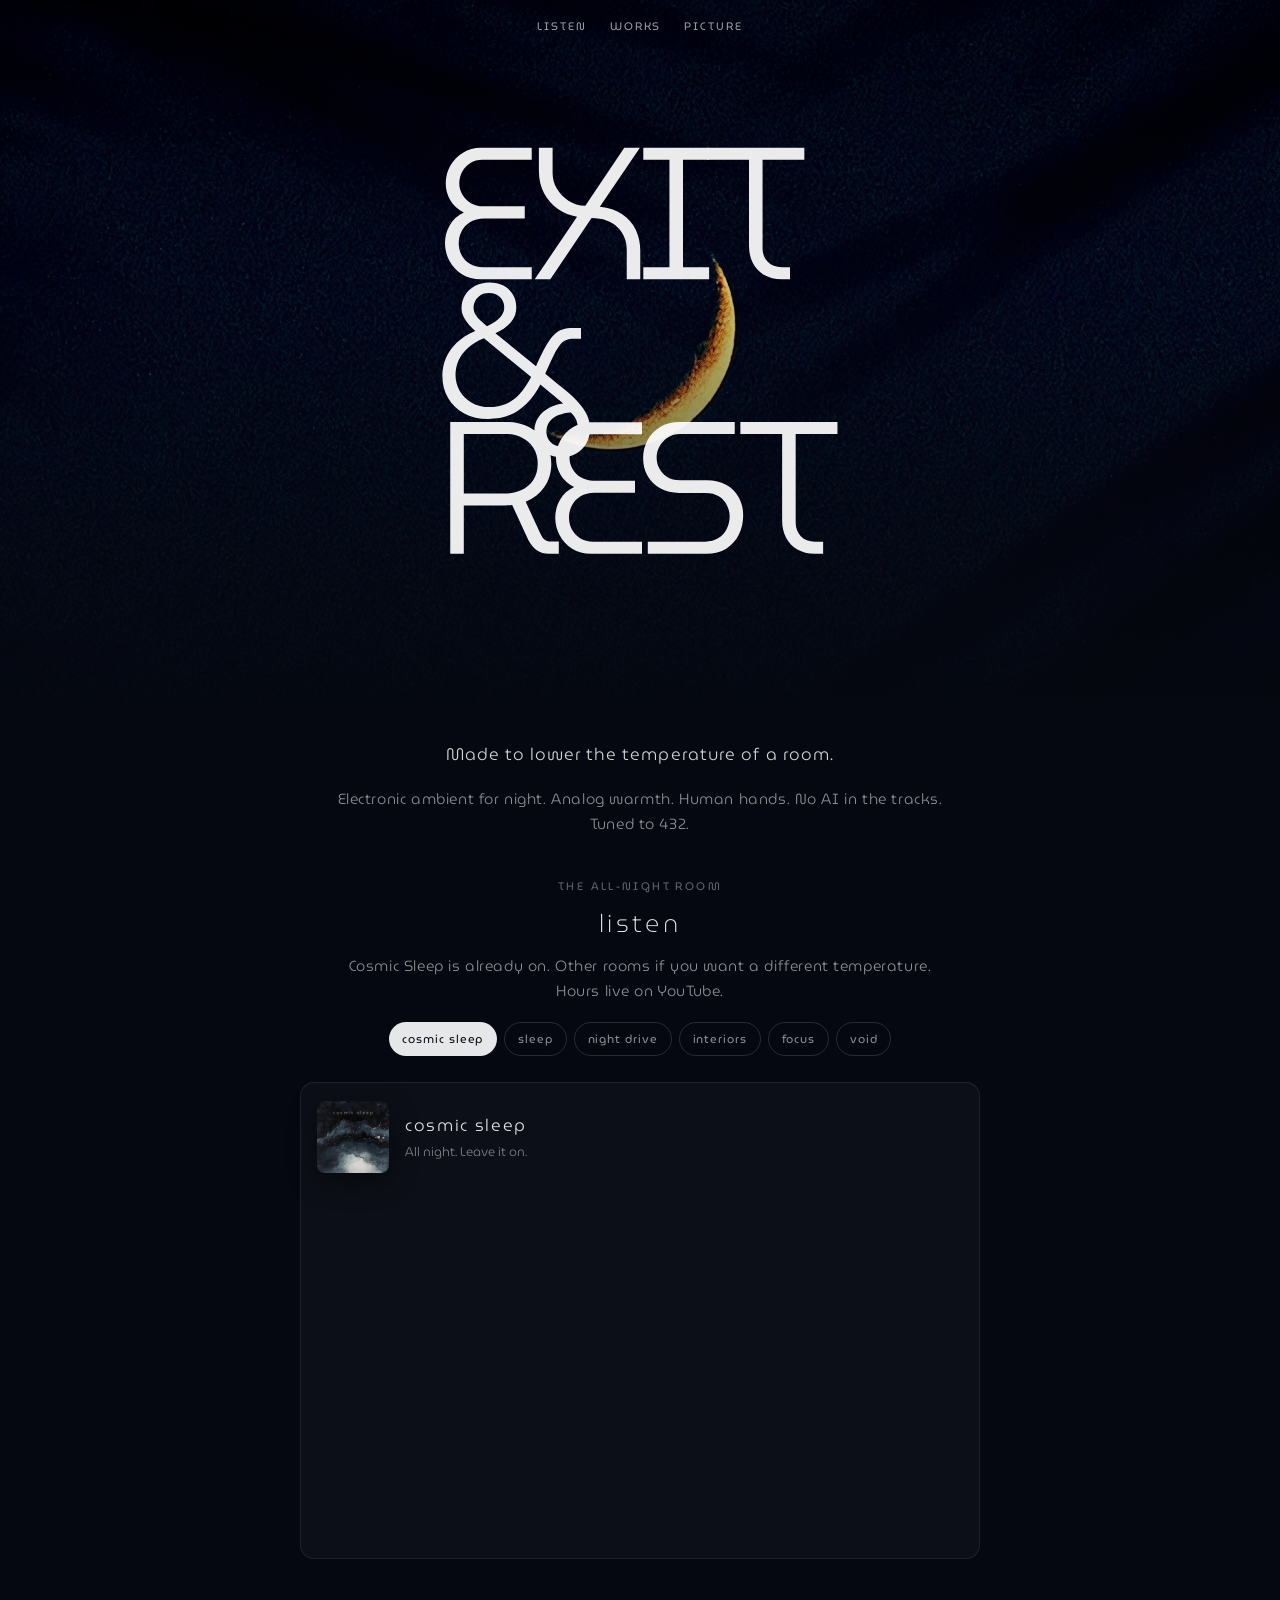
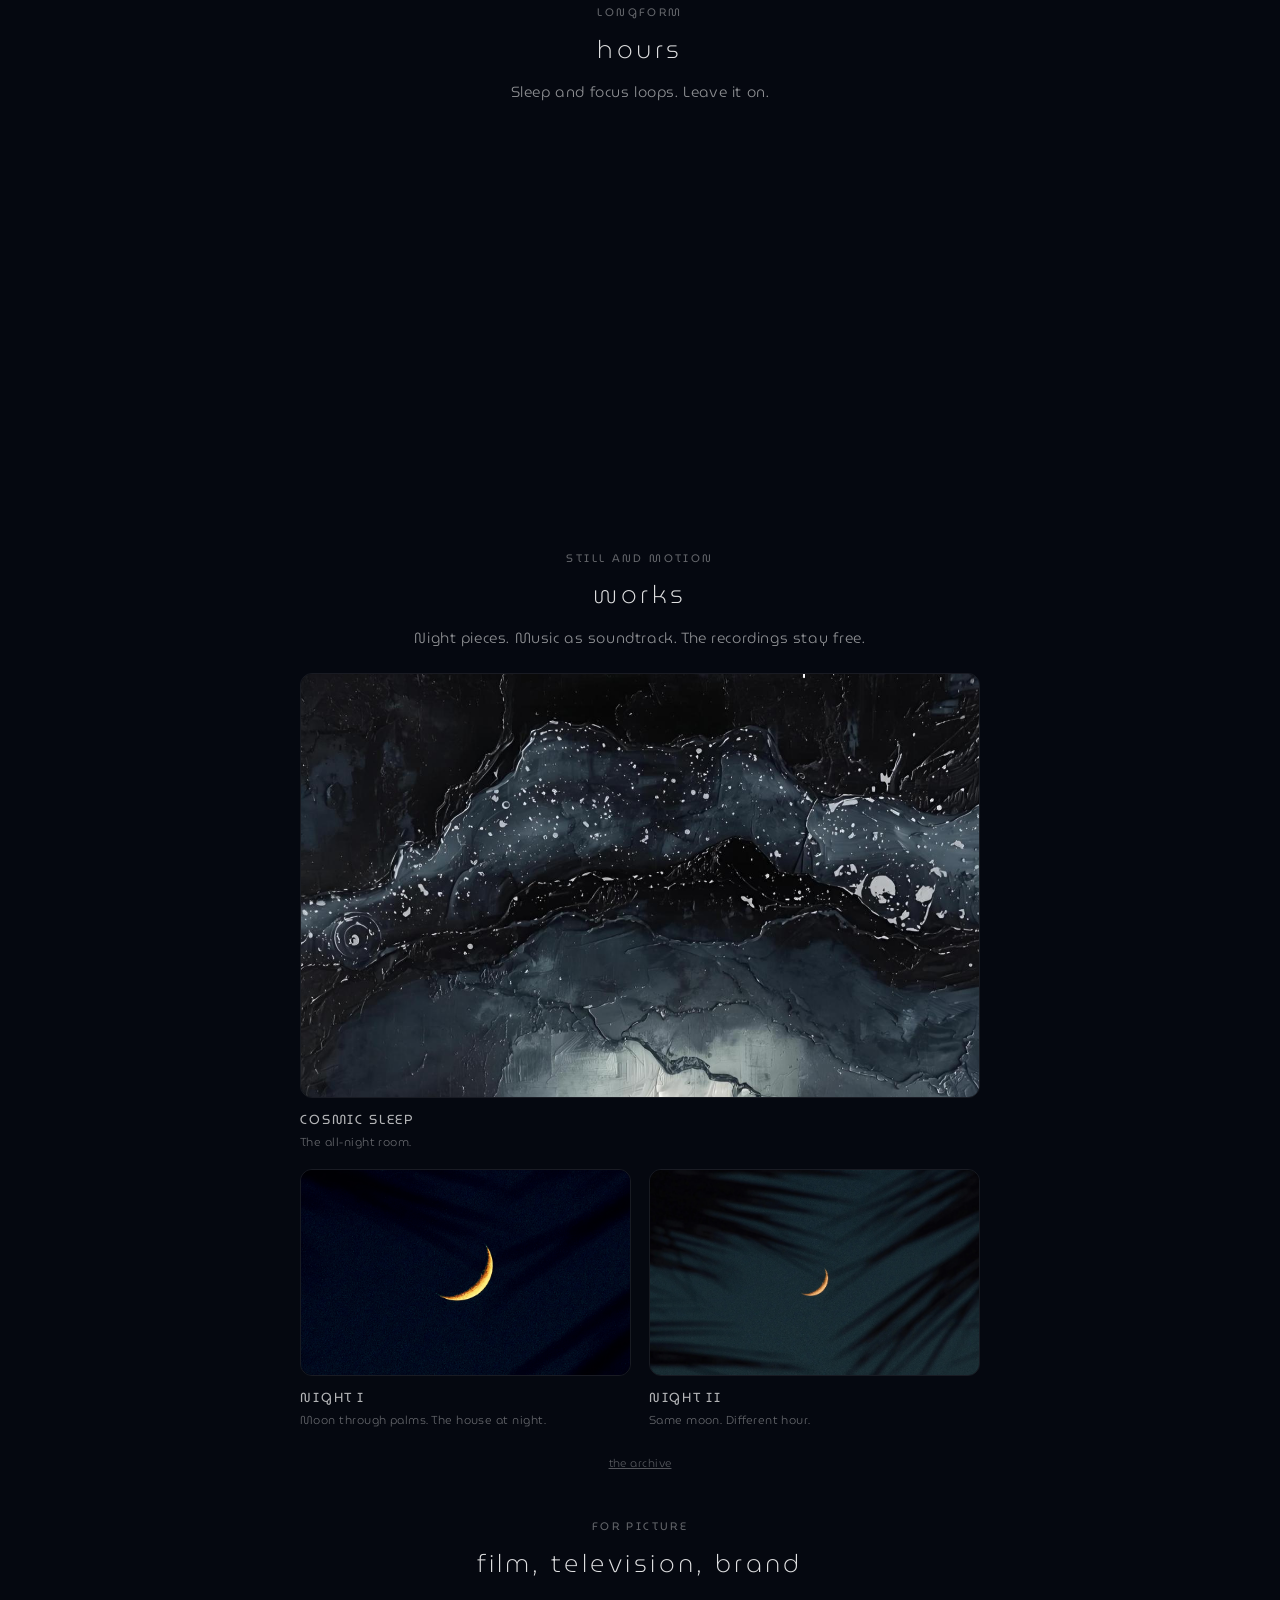
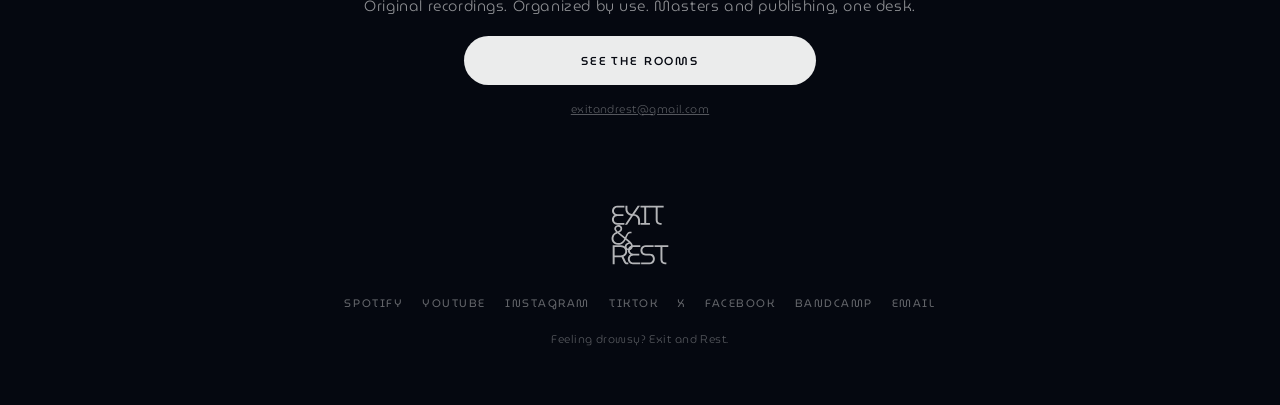
<file: index.html>
<!DOCTYPE html>
<html lang="en">
  <head>
    <meta charset="UTF-8" />
    <meta name="viewport" content="width=device-width, initial-scale=1.0" />
    <title>Exit and Rest</title>
    <meta
      name="description"
      content="Exit and Rest. Cosmic Sleep is the all-night room. Original ambient music made to lower the temperature of a room."
    />
    <link rel="canonical" href="https://exitandrest.com/" />
    <link rel="icon" type="image/svg+xml" href="favicon.svg" />
    <link rel="icon" type="image/png" sizes="32x32" href="favicon-32x32.png" />
    <link rel="apple-touch-icon" href="apple-touch-icon.png" />
    <link rel="manifest" href="site.webmanifest" />
    <meta name="theme-color" content="#050810" />
    <meta name="msapplication-TileColor" content="#050810" />
    <meta name="apple-mobile-web-app-status-bar-style" content="black-translucent" />
    <link rel="mask-icon" href="mask-icon.svg" color="#050810" />
    <meta name="robots" content="index, follow" />

    <meta property="og:type" content="website" />
    <meta property="og:site_name" content="Exit and Rest" />
    <meta property="og:url" content="https://exitandrest.com/" />
    <meta property="og:title" content="Exit and Rest" />
    <meta
      property="og:description"
      content="Cosmic Sleep is the all-night room. Original ambient music made to lower the temperature of a room."
    />
    <meta property="og:image" content="https://exitandrest.com/img/logo.jpg" />
    <meta property="og:image:alt" content="Exit and Rest" />
    <meta name="twitter:card" content="summary_large_image" />
    <meta name="twitter:site" content="@exitandrest" />
    <meta name="twitter:title" content="Exit and Rest" />
    <meta
      name="twitter:description"
      content="Cosmic Sleep is the all-night room. Original ambient music made to lower the temperature of a room."
    />
    <meta name="twitter:image" content="https://exitandrest.com/img/logo.jpg" />

    <link rel="stylesheet" href="night.css" />

    <script type="application/ld+json">
      {
        "@context": "https://schema.org",
        "@type": "MusicGroup",
        "name": "Exit and Rest",
        "url": "https://exitandrest.com/",
        "image": "https://exitandrest.com/img/logo.jpg",
        "description": "Original ambient music made to lower the temperature of a room.",
        "genre": ["Ambient", "Electronic", "Sleep"],
        "email": "exitandrest@gmail.com",
        "sameAs": [
          "https://www.youtube.com/@exitandrest",
          "https://open.spotify.com/artist/6mfcGE04ZwO1pTQb5ftsaN",
          "https://www.instagram.com/exitandrest",
          "https://x.com/exitandrest",
          "https://www.tiktok.com/@exitandrest",
          "https://www.facebook.com/exitandrest",
          "https://exitandrest.bandcamp.com/"
        ]
      }
    </script>

    <script>
      !(function (f, b, e, v, n, t, s) {
        if (f.fbq) return;
        n = f.fbq = function () {
          n.callMethod ? n.callMethod.apply(n, arguments) : n.queue.push(arguments);
        };
        if (!f._fbq) f._fbq = n;
        n.push = n;
        n.loaded = !0;
        n.version = "2.0";
        n.queue = [];
        t = b.createElement(e);
        t.async = !0;
        t.src = v;
        s = b.getElementsByTagName(e)[0];
        s.parentNode.insertBefore(t, s);
      })(window, document, "script", "https://connect.facebook.net/en_US/fbevents.js");
      fbq("init", "1334453668358087");
      fbq("track", "PageView");
    </script>
  </head>
  <body>
    <noscript
      ><img
        height="1"
        width="1"
        style="display: none"
        src="https://www.facebook.com/tr?id=1334453668358087&ev=PageView&noscript=1"
        alt=""
    /></noscript>

    <a class="skip" href="#listen">Skip to listen</a>

    <header class="hero">
      <nav class="nav" aria-label="Site">
        <a href="#cosmic">listen</a>
        <a href="works.html">works</a>
        <a href="listen.html">picture</a>
      </nav>
      <img
        class="hero-bg"
        src="img/darkmoonbanner.png"
        alt=""
        width="1920"
        height="1080"
      />
      <div class="hero-veil" aria-hidden="true"></div>
      <img class="hero-mark" src="EARLOGO.svg" alt="Exit and Rest" />
    </header>

    <main class="wrap">
      <section class="thesis">
        <p class="line">Made to lower the temperature of a room.</p>
        <p>
          Electronic ambient for night. Analog warmth. Human hands. No AI in the
          tracks. Tuned to 432.
        </p>
      </section>

      <section id="listen">
        <p class="kicker">the all-night room</p>
        <h1>listen</h1>
        <p class="lede">
          Cosmic Sleep is already on. Other rooms if you want a different
          temperature. Hours live on YouTube.
        </p>

        <div class="rooms" role="tablist" aria-label="Listening rooms">
          <button type="button" data-room="cosmic" aria-pressed="true">cosmic sleep</button>
          <button type="button" data-room="sleep" aria-pressed="false">sleep</button>
          <button type="button" data-room="night" aria-pressed="false">night drive</button>
          <button type="button" data-room="interiors" aria-pressed="false">interiors</button>
          <button type="button" data-room="focus" aria-pressed="false">focus</button>
          <button type="button" data-room="void" aria-pressed="false">void</button>
        </div>

        <article class="stage">
          <div class="stage-head">
            <img id="cover" class="cover" src="" alt="" />
            <div>
              <h2 id="room-name">cosmic sleep</h2>
              <p id="room-use" class="use"></p>
            </div>
          </div>
          <iframe
            id="player"
            class="player"
            title="Exit and Rest on Spotify"
            allow="autoplay; clipboard-write; encrypted-media; fullscreen; picture-in-picture"
            loading="eager"
          ></iframe>
        </article>
      </section>

      <section class="section" aria-labelledby="hours-heading">
        <p class="kicker">longform</p>
        <h2 id="hours-heading" class="display">hours</h2>
        <p class="lede">Sleep and focus loops. Leave it on.</p>
        <div class="hours">
          <iframe
            src="https://www.youtube.com/embed/videoseries?list=PLuB5ulPguuaA4R-13u_PpgKhlpemfbB-A"
            title="Exit and Rest on YouTube"
            allow="accelerometer; autoplay; clipboard-write; encrypted-media; gyroscope; picture-in-picture; web-share"
            referrerpolicy="strict-origin-when-cross-origin"
            allowfullscreen
            loading="lazy"
          ></iframe>
        </div>
      </section>

      <section class="section" aria-labelledby="works-heading">
        <p class="kicker">still and motion</p>
        <h2 id="works-heading" class="display">works</h2>
        <p class="lede">
          Night pieces. Music as soundtrack. The recordings stay free.
        </p>
        <div class="works-grid">
          <a href="works.html">
            <img src="cosmic-sleep.jpg" alt="" />
            <h3>Cosmic Sleep</h3>
            <p>The all-night room.</p>
          </a>
          <a href="works.html">
            <img src="img/darkmoonbanner.png" alt="" />
            <h3>Night I</h3>
            <p>Moon through palms. The house at night.</p>
          </a>
          <a href="works.html">
            <img src="img/moonbanner.jpg" alt="" />
            <h3>Night II</h3>
            <p>Same moon. Different hour.</p>
          </a>
        </div>
        <p class="note"><a href="works.html">the archive</a></p>
      </section>

      <section class="section" aria-labelledby="picture-heading">
        <p class="kicker">for picture</p>
        <h2 id="picture-heading" class="display">film, television, brand</h2>
        <p class="lede">
          Original recordings. Organized by use. Masters and publishing, one
          desk.
        </p>
        <a class="mail" href="listen.html">see the rooms</a>
        <p class="note">
          <a href="mailto:exitandrest@gmail.com">exitandrest@gmail.com</a>
        </p>
      </section>
    </main>

    <footer class="site-footer">
      <img class="logo-mini" src="EARLOGO.svg" alt="" />
      <nav aria-label="Elsewhere">
        <a href="https://open.spotify.com/artist/6mfcGE04ZwO1pTQb5ftsaN">Spotify</a>
        <a href="https://www.youtube.com/@exitandrest">YouTube</a>
        <a href="https://www.instagram.com/exitandrest">Instagram</a>
        <a href="https://www.tiktok.com/@exitandrest">TikTok</a>
        <a href="https://x.com/exitandrest">X</a>
        <a href="https://www.facebook.com/exitandrest">Facebook</a>
        <a href="https://exitandrest.bandcamp.com/">Bandcamp</a>
        <a href="mailto:exitandrest@gmail.com">Email</a>
      </nav>
      <p class="note">Feeling drowsy? Exit and Rest.</p>
    </footer>

    <script>
      const ROOMS = {
        night: {
          name: "night drive",
          use: "Late road. City after hours. Moody, not sinister.",
          id: "38N12aSf0xxoFxN9Cz2xh1",
          kind: "album",
          cover: "https://i.scdn.co/image/ab67616d00001e024c0c6e74c8f653dd0e1d8ff4",
        },
        sleep: {
          name: "sleep",
          use: "The hour before. Soft. Loop-friendly.",
          id: "22qizZ3MqZ7LxPa0IP1sw5",
          kind: "album",
          cover: "https://i.scdn.co/image/ab67616d00001e025034cc9a6ac10638366ce0e5",
        },
        interiors: {
          name: "interiors",
          use: "Lamps, rooms, quiet house. Intimate, not cinematic.",
          id: "19TnTkSMkNJP81Qbk4K426",
          kind: "album",
          cover: "https://i.scdn.co/image/ab67616d00001e021eff9e1b5e24d4015f094f60",
        },
        focus: {
          name: "focus",
          use: "Still work. Present, not sleepy.",
          id: "3boXMhsITJuyp5MMkcIeDL",
          kind: "album",
          cover: "https://i.scdn.co/image/ab67616d00001e02a756a015990a9a83c7eee162",
        },
        void: {
          name: "void",
          use: "Long texture. Almost no event. Holds a dark cut.",
          id: "102c10KC2rZpU3WAzmzE4y",
          kind: "album",
          cover: "https://i.scdn.co/image/ab67616d00001e020ca9eb6520810d3b31019473",
        },
        cosmic: {
          name: "cosmic sleep",
          use: "All night. Leave it on.",
          id: "4doqZUR4rfbrkMHptTirj3",
          kind: "playlist",
          cover: "cosmic-sleep.jpg",
        },
      };

      const cover = document.getElementById("cover");
      const nameEl = document.getElementById("room-name");
      const useEl = document.getElementById("room-use");
      const player = document.getElementById("player");
      const buttons = document.querySelectorAll(".rooms button");

      function loadRoom(key) {
        const room = ROOMS[key];
        const src =
          "https://open.spotify.com/embed/" +
          room.kind +
          "/" +
          room.id +
          "?utm_source=generator&theme=0";
        nameEl.textContent = room.name;
        useEl.textContent = room.use;
        cover.alt = room.name;
        cover.src = room.cover;
        player.title = room.name + " on Spotify";
        if (player.src !== src) player.src = src;
        buttons.forEach(function (btn) {
          btn.setAttribute("aria-pressed", String(btn.dataset.room === key));
        });
        if ((location.hash || "").replace("#", "") !== key) {
          history.replaceState(null, "", "#" + key);
        }
      }

      buttons.forEach(function (btn) {
        btn.addEventListener("click", function () {
          loadRoom(btn.dataset.room);
        });
      });

      window.addEventListener("hashchange", function () {
        var h = (location.hash || "").replace("#", "").toLowerCase();
        if (h && ROOMS[h]) loadRoom(h);
      });

      var start = (location.hash || "").replace("#", "").toLowerCase();
      loadRoom(ROOMS[start] ? start : "cosmic");
    </script>
  </body>
</html>
</file>
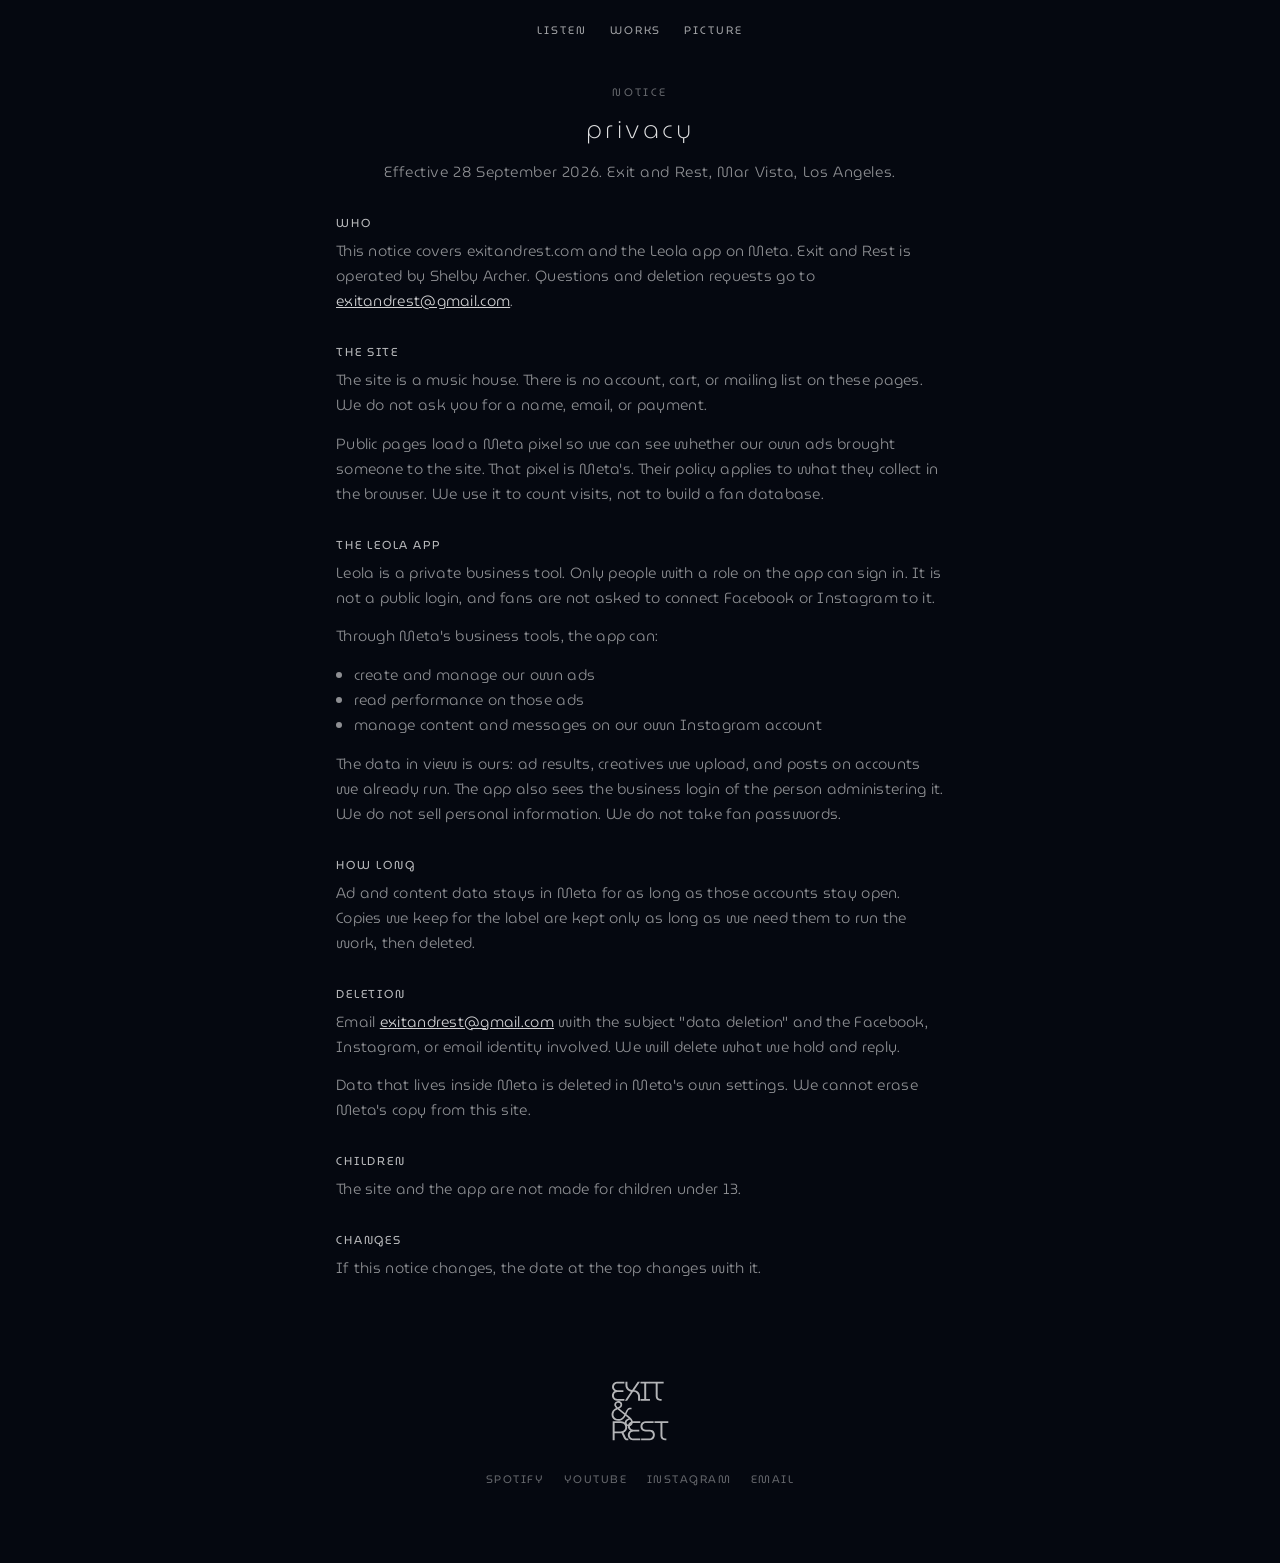
<file: privacy.html>
<!DOCTYPE html>
<html lang="en">
  <head>
    <meta charset="UTF-8" />
    <meta name="viewport" content="width=device-width, initial-scale=1.0" />
    <title>Privacy: Exit and Rest</title>
    <meta
      name="description"
      content="Privacy policy for exitandrest.com and the Leola app. What we see, what we do not sell, and how to ask for deletion."
    />
    <link rel="canonical" href="https://exitandrest.com/privacy.html" />
    <link rel="icon" type="image/svg+xml" href="favicon.svg" />
    <link rel="apple-touch-icon" href="apple-touch-icon.png" />
    <link rel="manifest" href="site.webmanifest" />
    <meta name="theme-color" content="#050810" />
    <meta name="robots" content="index, follow" />
    <meta property="og:type" content="website" />
    <meta property="og:url" content="https://exitandrest.com/privacy.html" />
    <meta property="og:title" content="Privacy: Exit and Rest" />
    <meta
      property="og:description"
      content="What exitandrest.com and the Leola app collect, and how to ask for deletion."
    />
    <meta property="og:image" content="https://exitandrest.com/img/logo.jpg" />
    <link rel="stylesheet" href="night.css" />
    <style>
      .policy {
        text-align: left;
        max-width: 38rem;
        margin: 0 auto;
      }
      .policy h2 {
        font-size: 0.72rem;
        font-weight: 400;
        letter-spacing: 0.16em;
        text-transform: uppercase;
        color: rgba(255, 255, 255, 0.72);
        margin: 1.8rem 0 0.45rem;
      }
      .policy p,
      .policy li {
        font-size: 0.92rem;
        font-weight: 300;
        letter-spacing: 0.02em;
        line-height: 1.7;
        color: rgba(255, 255, 255, 0.55);
      }
      .policy p {
        margin: 0 0 0.85rem;
      }
      .policy ul {
        margin: 0 0 0.85rem 1.1rem;
      }
      .policy a {
        color: rgba(255, 255, 255, 0.82);
      }
    </style>
  </head>
  <body>
    <a class="skip" href="#privacy">Skip to privacy</a>
    <nav class="nav nav-static" aria-label="Site">
      <a href="index.html">listen</a>
      <a href="works.html">works</a>
      <a href="listen.html">picture</a>
    </nav>

    <main class="wrap" id="privacy">
      <p class="kicker">notice</p>
      <h1>privacy</h1>
      <p class="lede">Effective 28 September 2026. Exit and Rest, Mar Vista, Los Angeles.</p>

      <div class="policy">
        <h2>Who</h2>
        <p>
          This notice covers exitandrest.com and the Leola app on Meta. Exit and
          Rest is operated by Shelby Archer. Questions and deletion requests go
          to
          <a href="mailto:exitandrest@gmail.com">exitandrest@gmail.com</a>.
        </p>

        <h2>The site</h2>
        <p>
          The site is a music house. There is no account, cart, or mailing list
          on these pages. We do not ask you for a name, email, or payment.
        </p>
        <p>
          Public pages load a Meta pixel so we can see whether our own ads
          brought someone to the site. That pixel is Meta's. Their policy
          applies to what they collect in the browser. We use it to count
          visits, not to build a fan database.
        </p>

        <h2>The Leola app</h2>
        <p>
          Leola is a private business tool. Only people with a role on the app
          can sign in. It is not a public login, and fans are not asked to
          connect Facebook or Instagram to it.
        </p>
        <p>Through Meta's business tools, the app can:</p>
        <ul>
          <li>create and manage our own ads</li>
          <li>read performance on those ads</li>
          <li>manage content and messages on our own Instagram account</li>
        </ul>
        <p>
          The data in view is ours: ad results, creatives we upload, and posts
          on accounts we already run. The app also sees the business login of
          the person administering it. We do not sell personal information. We
          do not take fan passwords.
        </p>

        <h2>How long</h2>
        <p>
          Ad and content data stays in Meta for as long as those accounts stay
          open. Copies we keep for the label are kept only as long as we need
          them to run the work, then deleted.
        </p>

        <h2 id="delete">Deletion</h2>
        <p>
          Email
          <a href="mailto:exitandrest@gmail.com?subject=data%20deletion">exitandrest@gmail.com</a>
          with the subject "data deletion" and the Facebook, Instagram, or
          email identity involved. We will delete what we hold and reply.
        </p>
        <p>
          Data that lives inside Meta is deleted in Meta's own settings. We
          cannot erase Meta's copy from this site.
        </p>

        <h2>Children</h2>
        <p>The site and the app are not made for children under 13.</p>

        <h2>Changes</h2>
        <p>If this notice changes, the date at the top changes with it.</p>
      </div>
    </main>

    <footer class="site-footer">
      <img class="logo-mini" src="EARLOGO.svg" alt="" />
      <nav aria-label="Elsewhere">
        <a href="https://open.spotify.com/artist/6mfcGE04ZwO1pTQb5ftsaN">Spotify</a>
        <a href="https://www.youtube.com/@exitandrest">YouTube</a>
        <a href="https://www.instagram.com/exitandrest">Instagram</a>
        <a href="mailto:exitandrest@gmail.com">Email</a>
      </nav>
    </footer>
  </body>
</html>
</file>
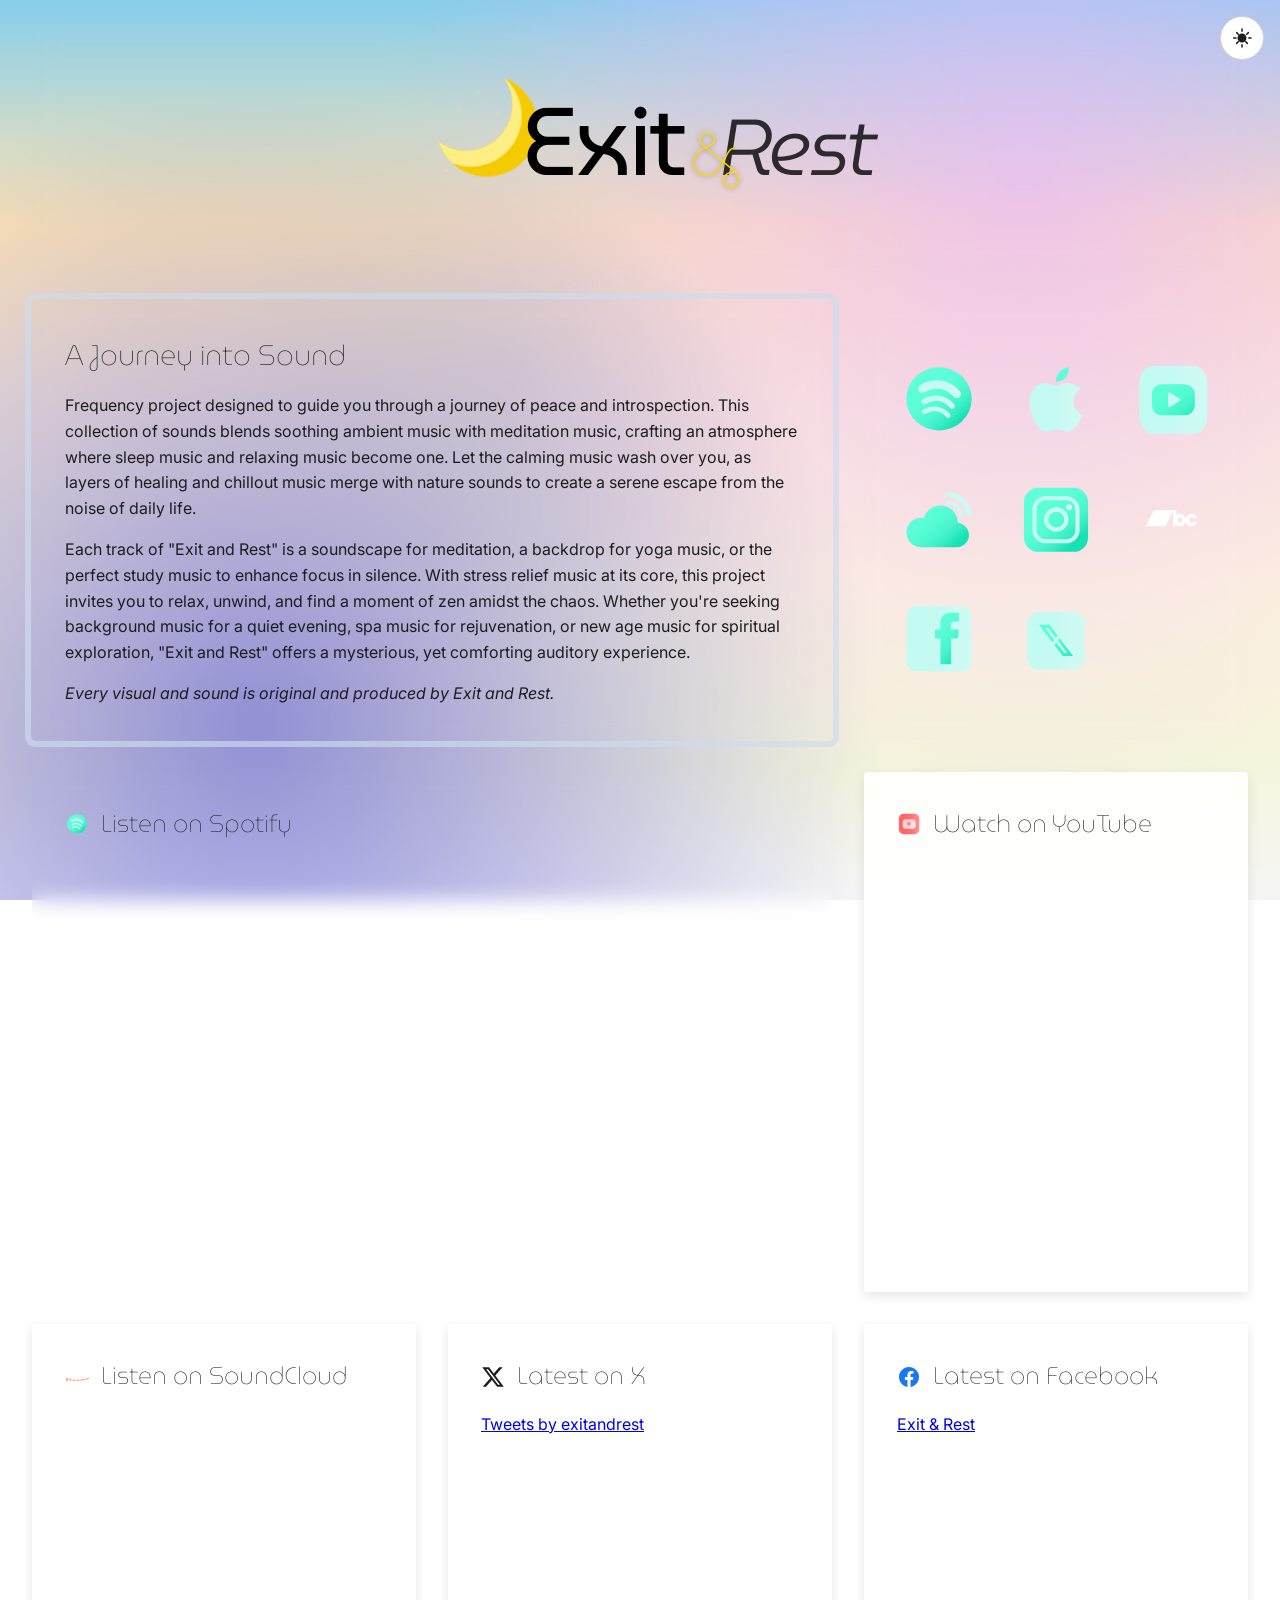
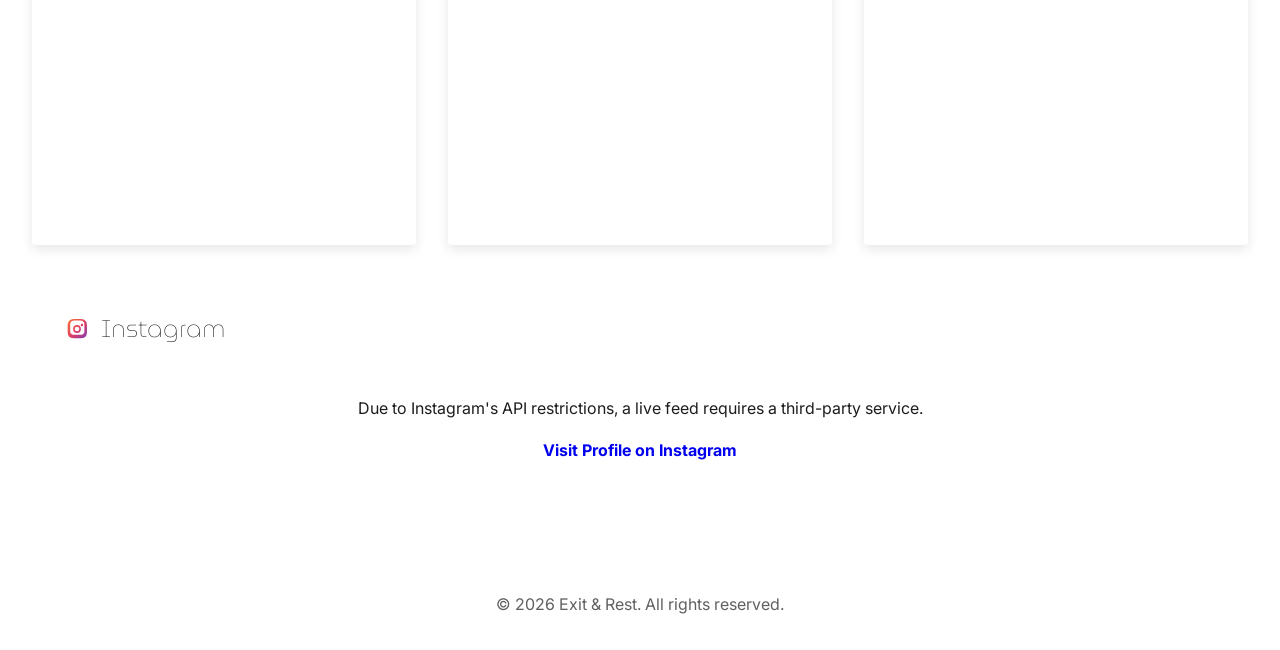
<file: refactor.html>
<!doctype html>
<html lang="en" itemscope itemtype="http://schema.org/MusicGroup">
  <head>
    <meta charset="UTF-8" />
    <meta name="viewport" content="width=device-width, initial-scale=1.0" />
    <title>Exit & Rest | Official Website</title>
    <meta
      name="description"
      content="A frequency project designed to guide you through a journey of peace and introspection. Blending soothing ambient, meditation, and sleep music."
    />
    <meta
      name="keywords"
      content="Exit & Rest, music, artist, electronic, ambient, meditation, sleep, relaxing, healing, chillout"
    />
    <meta name="author" content="Exit & Rest" />
    <link rel="canonical" href="https://www.exitandrest.com/" />

    <!-- Google Fonts -->
    <link rel="preconnect" href="https://fonts.googleapis.com" />
    <link rel="preconnect" href="https://fonts.gstatic.com" crossorigin />
    <link
      href="https://fonts.googleapis.com/css2?family=MuseoModerno:wght@800&family=Inter:wght@400;600&display=swap"
      rel="stylesheet"
    />

    <!-- Schema.org Microdata -->
    <meta itemprop="name" content="Exit & Rest" />
    <meta
      itemprop="description"
      content="Exit & Rest is a music artist creating unique soundscapes for peace and introspection."
    />
    <link itemprop="url" href="https://www.exitandrest.com/" />
    <link
      itemprop="image"
      href="https://placehold.co/1200x630/121212/e0e0e0?text=Exit+%26+Rest"
    />

    <!-- Open Graph / Facebook -->
    <meta property="og:type" content="music.musician" />
    <meta property="og:url" content="https://www.exitandrest.com/" />
    <meta property="og:title" content="Exit & Rest | Official Website" />
    <meta
      property="og:description"
      content="A frequency project designed to guide you through a journey of peace and introspection."
    />
    <meta
      property="og:image"
      content="https://placehold.co/1200x630/121212/e0e0e0?text=Exit+%26+Rest"
    />

    <!-- Twitter -->
    <meta property="twitter:card" content="summary_large_image" />
    <meta property="twitter:url" content="https://www.exitandrest.com/" />
    <meta property="twitter:title" content="Exit & Rest | Official Website" />
    <meta
      property="twitter:description"
      content="A frequency project designed to guide you through a journey of peace and introspection."
    />
    <meta
      property="twitter:image"
      content="https://placehold.co/1200x600/121212/e0e0e0?text=Exit+%26+Rest"
    />

    <link rel="preconnect" href="https://fonts.googleapis.com" />
    <link rel="preconnect" href="https://fonts.gstatic.com" crossorigin />

    <!-- MuseoModerno font family loading -->
    <!-- Variable weight font (100-900) with italic support -->
    <!-- display=swap prevents invisible text during font loading -->
    <link
      href="https://fonts.googleapis.com/css2?family=MuseoModerno:ital,wght@0,100..900;1,100..900&display=swap"
      rel="stylesheet"
    />

    <!-- Modern SVG favicon - scalable and crisp at any size -->
    <!-- Used as primary favicon for modern browsers -->
    <link rel="icon" href="favicon.svg" />

    <!-- Safari mask icon for pinned tabs -->
    <!-- Monochrome version with specified theme color -->
    <link rel="mask-icon" href="mask-icon.svg" color="#3a3ad9" />

    <!-- Apple touch icon for iOS devices -->
    <!-- Used for home screen shortcuts and bookmark icons -->
    <link rel="apple-touch-icon" href="apple-touch-icon.png" />

    <!-- Progressive Web App manifest file -->
    <!-- Defines app behavior when installed on devices -->
    <link rel="manifest" href="site.webmanifest" />

    <style>
      /* Modern CSS Reset */
      :root {
        --bg-light: #f5f5f7;
        --text-light: #1d1d1f;
        --accent-light: #000000;
        --card-bg-light: #ffffff;
        --border-light: #d2d2d7;

        --bg-dark: #161617;
        --text-dark: #f5f5f7;
        --accent-dark: #0a84ff;
        --card-bg-dark: #1d1d1f;
        --border-dark: #3a3a3c;

        --text-color: #f5f5f7;

        @media (prefer-color-scheme: dark) {
          --text-color: #1d1d1f;
        }

        --font-heading: "MuseoModerno", sans-serif;
        --font-body:
          "Inter", -apple-system, BlinkMacSystemFont, "Segoe UI", Roboto,
          Helvetica, Arial, sans-serif;
        --transition-speed: 0.3s;
      }

      *,
      *::before,
      *::after {
        box-sizing: border-box;
        margin: 0;
        padding: 0;
      }
      html {
        scroll-behavior: smooth;
      }
      body {
        font-family: var(--font-body);
        line-height: 1.6;
        background-color: var(--bg-light);
        color: var(--text-light);
        transition:
          background-color var(--transition-speed) ease,
          color var(--transition-speed) ease;
        /* Early morning dusk background for light mode */
        background: linear-gradient(
          180deg,
          #87ceeb 0%,
          /* Sky blue at top */ #ffe4b5 25%,
          /* Moccasin/light peach */ #ffefd5 45%,
          /* Papaya whip */ #fff8dc 65%,
          /* Cornsilk */ #f5f5dc 85%,
          /* Beige */ #f5f5f7 100% /* Light background */
        );
        background-attachment: fixed;
        background-size: 100% 100vh;
        position: relative;
      }

      /* Add subtle texture overlay for light mode */
      body::before {
        content: "";
        position: fixed;
        top: 0;
        left: 0;
        width: 100%;
        height: 100%;
        background-image:
          radial-gradient(
            circle at 20% 80%,
            rgba(95, 93, 209, 0.672) 0%,
            transparent 50%
          ),
          radial-gradient(
            circle at 80% 20%,
            rgba(232, 183, 255, 0.703) 0%,
            transparent 50%
          ),
          radial-gradient(
            circle at 40% 40%,
            rgba(207, 206, 201, 0.392) 0%,
            transparent 30%
          );
        pointer-events: none;
        z-index: -1;
      }

      body.dark-mode {
        --bg-light: var(--bg-dark);
        --text-light: var(--text-dark);
        --accent-light: var(--accent-dark);
        --card-bg-light: var(--card-bg-dark);
        --border-light: var(--border-dark);
        /* Dark night sky background */
        background: linear-gradient(
          180deg,
          #0b1426 0%,
          /* Deep navy at top */ #1a1a2e 25%,
          /* Dark purple-navy */ #16213e 45%,
          /* Midnight blue */ #0f0f23 65%,
          /* Very dark blue */ #161617 85%,
          /* Almost black */ #161617 100% /* Dark background */
        );
      }

      /* Dark mode stars and moon */
      body.dark-mode::before {
        background-image:
          radial-gradient(
            circle at 85% 15%,
            rgba(255, 255, 224, 0.9) 0%,
            rgba(255, 255, 224, 0.7) 3%,
            transparent 4%
          ),
          radial-gradient(
            circle at 10% 20%,
            rgba(255, 255, 255, 0.9) 0%,
            transparent 1px
          ),
          radial-gradient(
            circle at 25% 10%,
            rgba(255, 255, 255, 0.8) 0%,
            transparent 1px
          ),
          radial-gradient(
            circle at 40% 25%,
            rgba(255, 255, 255, 0.7) 0%,
            transparent 1px
          ),
          radial-gradient(
            circle at 70% 30%,
            rgba(255, 255, 255, 0.9) 0%,
            transparent 1px
          ),
          radial-gradient(
            circle at 90% 40%,
            rgba(255, 255, 255, 0.6) 0%,
            transparent 1px
          ),
          radial-gradient(
            circle at 15% 50%,
            rgba(255, 255, 255, 0.8) 0%,
            transparent 1px
          ),
          radial-gradient(
            circle at 60% 60%,
            rgba(255, 255, 255, 0.7) 0%,
            transparent 1px
          ),
          radial-gradient(
            circle at 80% 70%,
            rgba(255, 255, 255, 0.9) 0%,
            transparent 1px
          ),
          radial-gradient(
            circle at 30% 80%,
            rgba(255, 255, 255, 0.6) 0%,
            transparent 1px
          ),
          radial-gradient(
            circle at 95% 85%,
            rgba(255, 255, 255, 0.8) 0%,
            transparent 1px
          ),
          radial-gradient(
            circle at 12% 9%,
            rgba(255, 255, 255, 0.4) 0%,
            transparent 0.5px
          ),
          radial-gradient(
            circle at 45% 8%,
            rgba(255, 255, 255, 0.3) 0%,
            transparent 0.5px
          ),
          radial-gradient(
            circle at 75% 12%,
            rgba(255, 255, 255, 0.5) 0%,
            transparent 0.5px
          ),
          radial-gradient(
            circle at 20% 35%,
            rgba(255, 255, 255, 0.4) 0%,
            transparent 0.5px
          ),
          radial-gradient(
            circle at 65% 45%,
            rgba(255, 255, 255, 0.3) 0%,
            transparent 0.5px
          ),
          radial-gradient(
            circle at 35% 65%,
            rgba(255, 255, 255, 0.4) 0%,
            transparent 0.5px
          ),
          radial-gradient(
            circle at 85% 55%,
            rgba(255, 255, 255, 0.3) 0%,
            transparent 0.5px
          ),
          radial-gradient(
            circle at 12% 75%,
            rgba(255, 255, 255, 0.5) 0%,
            transparent 0.5px
          ),
          radial-gradient(
            circle at 55% 85%,
            rgba(255, 255, 255, 0.4) 0%,
            transparent 0.5px
          ),
          radial-gradient(
            circle at 92% 92%,
            rgba(255, 255, 255, 0.3) 0%,
            transparent 0.5px
          ),
          /* Nebula-like clouds */
            radial-gradient(
              ellipse at 50% 100%,
              rgba(62, 11, 173, 0.341) 0%,
              transparent 80%
            ),
          radial-gradient(
            ellipse at 0% 50%,
            rgba(25, 25, 112, 0.41) 0%,
            transparent 64%
          );
        animation: twinkle 3s infinite ease-in-out;
      }

      /* Twinkling animation for stars */
      @keyframes twinkle {
        0%,
        100% {
          opacity: 1;
        }
        25% {
          opacity: 0.8;
        }
        50% {
          opacity: 0.9;
        }
        75% {
          opacity: 0.7;
        }
      }

      /* Accessibility Preferences */
      @media (prefers-reduced-motion: reduce) {
        html {
          scroll-behavior: auto;
        }
        *,
        *::before,
        *::after {
          animation-duration: 0.01ms !important;
          animation-iteration-count: 1 !important;
          transition-duration: 0.01ms !important;
          scroll-behavior: auto !important;
        }
      }
      @media (prefers-contrast: more) {
        :root {
          --bg-light: #ffffff;
          --text-light: #000000;
          --bg-dark: #000000;
          --text-dark: #ffffff;
        }
      }
      @media (prefers-contrast: less) {
        :root {
          --bg-light: #e1e1e1;
          --text-light: #3e3e3e;
          --bg-dark: #222222;
          --text-dark: #c1c1c1;
        }
      }

      /* Layout */
      .container {
        max-width: 1400px;
        margin: 0 auto;
        padding: 2rem;
        display: grid;
        gap: 2rem;
        grid-template-areas: "header" "about" "social" "spotify" "youtube" "soundcloud" "twitter" "facebook" "instagram" "footer";
      }
      @media (min-width: 768px) {
        .container {
          grid-template-columns: 1fr 1fr;
          grid-template-areas: "header header" "about about" "social spotify" "youtube soundcloud" "twitter facebook" "instagram instagram" "footer footer";
        }
      }
      @media (min-width: 1200px) {
        .container {
          grid-template-columns: 1fr 1fr 1fr;
          grid-template-areas: "header header header" "about about social" "spotify spotify youtube" "soundcloud twitter facebook" "instagram instagram instagram" "footer footer footer";
        }
      }

      .card {
        background-color: rgba(255, 255, 255, 0.85);
        backdrop-filter: blur(10px);
        -webkit-backdrop-filter: blur(10px);
        border: 1px solid rgba(255, 255, 255, 0.3);
        border-radius: 4px;
        padding: 2rem;
        box-shadow:
          0 4px 12px rgba(0, 0, 0, 0.1),
          0 0 0 1px rgba(255, 255, 255, 0.1);
        transition: all var(--transition-speed) ease;
        overflow: hidden;
        display: flex;
        flex-direction: column;
      }

      /* Dark mode card styles */
      body.dark-mode .card {
        background-color: rgba(29, 29, 31, 0.8);
        border: 1px solid rgba(255, 255, 255, 0.1);
        box-shadow:
          0 4px 12px rgba(0, 0, 0, 0.3),
          0 0 0 1px rgba(255, 255, 255, 0.05);
      }

      .card:hover {
        transform: translateY(-5px);
        box-shadow:
          0 8px 24px rgba(0, 0, 0, 0.15),
          0 0 0 1px rgba(255, 255, 255, 0.2);
      }

      body.dark-mode .card:hover {
        box-shadow:
          0 8px 24px rgba(0, 0, 0, 0.4),
          0 0 0 1px rgba(255, 255, 255, 0.1),
          0 0 20px rgba(10, 132, 255, 0.1);
      }

      header {
        grid-area: header;
        text-align: center;
      }
      .about {
        grid-area: about;
      }
      .social-links {
        grid-area: social;
      }
      .spotify-embed {
        grid-area: spotify;
      }
      .youtube-embed {
        grid-area: youtube;
      }
      .soundcloud-embed {
        grid-area: soundcloud;
      }
      .twitter-embed {
        grid-area: twitter;
      }
      .facebook-embed {
        grid-area: facebook;
      }
      .instagram-embed {
        grid-area: instagram;
      }
      footer {
        grid-area: footer;
        text-align: center;
        padding-top: 2rem;
        opacity: 0.7;
      }

      h1,
      h2 {
        font-family: var(--font-heading);
      }
      .artist-name {
        font-size: clamp(3rem, 10vw, 6rem);
        color: var(--accent-light);
        font-weight: 300;
        margin-bottom: 1rem;
        letter-spacing: -3px;
      }
      h2 {
        font-weight: 100;
        margin-bottom: 1ch;
      }
      .about h2 {
        margin-bottom: 1rem;
        font-size: 1.75rem;
      }
      .about p {
        margin-bottom: 1rem;
        max-width: 80ch;
      }
      .about p:last-child {
        margin-bottom: 0;
      }

      .social-icons {
        display: grid;
        grid-template-columns: repeat(auto-fit, minmax(80px, 1fr));
        gap: 2rem;
        list-style: none;
        justify-items: center;
        align-content: center;
        height: 100%;
      }
      .social-icons a {
        /* color: var(--text-light); */
        transition:
          /* color var(--transition-speed) ease, */ transform
          var(--transition-speed) ease;
      }
      .social-icons a:hover,
      .social-icons a:focus {
        /* color: var(--accent-light); */
        transform: scale(1.1);
        outline: none;
      }
      .social-icons a:focus-visible {
        outline: 2px solid var(--accent-light);
        outline-offset: 4px;
        border-radius: 2px;
      }
      .social-icons svg {
        width: 100%;
        height: 100%;
        max-width: 80px;
        max-height: max-content;
      }

      .embed-container {
        position: relative;
        width: 100%;
        height: 100%;
        min-height: 400px;
        flex-grow: 1;
      }
      .embed-container iframe {
        position: absolute;
        top: 0;
        left: 0;
        width: 100%;
        height: 100%;
        border: 0;
        border-radius: 3px;
      }

      .instagram-placeholder {
        display: flex;
        flex-direction: column;
        justify-content: center;
        align-items: center;
        height: 100%;
        text-align: center;
        /* background-color: var(--bg-light); */
        border-radius: 4px;
        padding: 2rem;
      }
      .instagram-placeholder a {
        margin-top: 1rem;
        font-weight: bold;
        /* color: var(--accent-light); */
        text-decoration: none;
      }

      .theme-switcher {
        position: fixed;
        top: 1rem;
        right: 1rem;
        z-index: 1000;
      }
      .theme-switcher button {
        background: var(--card-bg-light);
        border: 1px solid var(--border-light);
        color: var(--text-light);
        padding: 0.5rem;
        border-radius: 50%;
        cursor: pointer;
        width: 44px;
        height: 44px;
        display: flex;
        justify-content: center;
        align-items: center;
      }
      .theme-switcher svg {
        width: 24px;
        height: 24px;
      }
      .icon-sun,
      .icon-moon {
        display: none;
      }
      body:not(.dark-mode) .icon-sun {
        display: block;
      }
      body.dark-mode .icon-moon {
        display: block;
      }
      .hide-bg {
        background: transparent !important;
        border-color: transparent !important;
        box-shadow: none !important;
      }
      .border-only {
        outline: 6px solid #cdea;
        outline-offset: 1px;
      }
    </style>
  </head>
  <body>
    <div id="fb-root"></div>
    <script
      async
      defer
      crossorigin="anonymous"
      src="https://connect.facebook.net/en_US/sdk.js#xfbml=1&version=v18.0"
      nonce="aBcDeFgH"
    ></script>

    <a
      href="#main-content"
      class="skip-link"
      style="
        position: absolute;
        left: -10000px;
        top: auto;
        width: 1px;
        height: 1px;
        overflow: hidden;
      "
      >Skip to main content</a
    >

    <div class="theme-switcher">
      <button id="theme-toggle" aria-label="Toggle dark mode">
        <svg
          class="icon-sun"
          xmlns="http://www.w3.org/2000/svg"
          viewBox="0 0 24 24"
          fill="currentColor"
        >
          <path
            d="M12 2.25a.75.75 0 01.75.75v2.25a.75.75 0 01-1.5 0V3a.75.75 0 01.75-.75zM7.5 12a4.5 4.5 0 119 0 4.5 4.5 0 01-9 0zM18.894 6.106a.75.75 0 010 1.06l-1.591 1.59a.75.75 0 11-1.06-1.06l1.59-1.59a.75.75 0 011.06 0zM21.75 12a.75.75 0 01-.75.75h-2.25a.75.75 0 010-1.5H21a.75.75 0 01.75.75zM17.894 17.894a.75.75 0 01-1.06 0l-1.59-1.591a.75.75 0 111.06-1.06l1.59 1.59a.75.75 0 010 1.061zM12 18a.75.75 0 01.75.75v2.25a.75.75 0 01-1.5 0v-2.25A.75.75 0 0112 18zM6.106 17.894a.75.75 0 010-1.06l1.59-1.59a.75.75 0 111.06 1.06l-1.59 1.59a.75.75 0 01-1.06 0zM3 12a.75.75 0 01.75-.75h2.25a.75.75 0 010 1.5H3.75A.75.75 0 013 12zM6.106 6.106a.75.75 0 011.06 0l1.591 1.59a.75.75 0 01-1.06 1.06l-1.59-1.59a.75.75 0 010-1.06z"
          />
        </svg>
        <svg
          class="icon-moon"
          xmlns="http://www.w3.org/2000/svg"
          viewBox="0 0 24 24"
          fill="currentColor"
        >
          <path
            fill-rule="evenodd"
            d="M9.528 1.718a.75.75 0 01.162.819A8.97 8.97 0 009 6a9 9 0 009 9 8.97 8.97 0 003.463-.69.75.75 0 01.981.98 10.503 10.503 0 01-9.694 6.46c-5.799 0-10.5-4.701-10.5-10.5 0-3.934 2.165-7.403 5.463-9.232a.75.75 0 01.819.162z"
            clip-rule="evenodd"
          />
        </svg>
      </button>
    </div>

    <main id="main-content" class="container">
      <header class="card hide-bg" role="banner">
        <h1 class="artist-name" itemprop="name">
          <svg
            width="96"
            height="96"
            xmlns="http://www.w3.org/2000/svg"
            viewBox="0 0 32 32"
            style="
              position: relative;
              z-index: -1;
              transform: scale(1.36) translate3d(1.6rem, 0.5rem, 0);
            "
          >
            <defs>
              <style>
                /* Modern color definitions using OKLCH color space for better color accuracy */
                /* OKLCH provides more perceptually uniform colors than RGB/HSL */
                @supports (color: oklch(0.5 0.1 200)) {
                  .bg {
                    fill: oklch(0.55 0.09 240);
                  } /* Deep night sky blue */
                  .cloud {
                    fill: oklch(0.97 0.01 220);
                  } /* Soft white clouds */
                  .sun {
                    fill: oklch(0.85 0.19 95);
                  } /* Warm golden moon */
                  .sun-light {
                    fill: oklch(0.95 0.13 95);
                  } /* Bright moon highlights */
                  .cloud-bottom {
                    fill: oklch(0.97 0.01 220);
                  } /* Bottom cloud layer */
                  .dot {
                    fill: oklch(0.95 0.13 95);
                  } /* Golden star dots */
                }

                /* Advanced gradient support for modern browsers */
                /* Creates subtle depth in the background */
                @supports (
                  fill: linear-gradient(
                      48deg,
                      oklch(0.48 0.09 240 / 0.48) oklch(0.55 0.09 240)
                    )
                ) {
                  .bg {
                    fill: linear-gradient(
                      48deg,
                      oklch(0.48 0.09 240 / 0.48) oklch(0.55 0.09 240)
                    );
                  }
                }
              </style>
            </defs>

            <!-- Night sky background with gradient -->
            <!-- Curved bottom edge creates horizon effect -->
            <!--path class="bg" fill="#3a4e6b"
    d="M32 16A16 16 0 0 1 0.0625 17.41Q0 16.72 0 16C0 7.16 7.16 0 16 0s16 7.16 16 16Z" /-->

            <!-- Upper cloud layer -->
            <!-- Creates depth and atmosphere in the night scene -->
            <!--path class="cloud" fill="#e6f6ff"
    d="M21.4 19.43H0.37A15.94 15.94 0 0 1 0.0625 17.41c0.69-0.43 1.59-0.69 2.57-0.69a5.53 5.53 0 0 1 0.62 0.04 4.49 4.49 0 0 1-0.05-0.68A4.34 4.34 0 0 1 11.78 15.19a3.45 3.45 0 0 1 4.53 1.67 5.38 5.38 0 0 1 1.19-0.13c0.08 0 0.15 0 0.23 0 1.7 0.07 3.1 0.91 3.54 2.05a2.1 2.1 0 0 1 0.14 0.65Z" /-->

            <!-- Main moon/sun shape -->
            <!-- Crescent form with organic, flowing edges -->
            <path
              class="sun"
              fill="#ffcc29"
              d="M26.59 6.94q-0.15-0.26-0.31-0.52a12.45 12.45 0 0 0-2.8-3.13c-0.15-0.13-0.31-0.24-0.47-0.35a12.14 12.14 0 0 0-1.01-0.65 12.3 12.3 0 0 0-1.75-0.84c-0.08-0.03-0.16-0.06-0.24-0.09a11.36 11.36 0 0 1-1.65 14.81q-0.32 0.29-0.65 0.56A11.38 11.38 0 0 1 3.95 17a12.28 12.28 0 0 0 0.69 1.64q0.2 0.4 0.43 0.79c0.01 0.01 0.02 0.03 0.02 0.04a12.29 12.29 0 0 0 1.33 1.82 12.52 12.52 0 0 0 0.92 0.94q0.31 0.29 0.65 0.56a12.38 12.38 0 0 0 4.38 2.24q0.27 0.08 0.55 0.14A12.44 12.44 0 0 0 26.59 6.94Z"
            />

            <!-- Moon highlight/lighting effect -->
            <!-- Adds dimension and luminosity to the moon -->
            <path
              class="sun-light"
              fill="#ffde55"
              d="M22.7 4.52a12.85 12.85 0 0 0-0.31-0.52 12.45 12.45 0 0 0-2.13-2.55c-0.08-0.03-0.16-0.06-0.24-0.09a11.36 11.36 0 0 1-1.65 14.81 10.89 10.89 0 0 1-0.65 0.56A11.38 11.38 0 0 1 3.95 17a12.32 12.32 0 0 0 0.69 1.64q0.2 0.4 0.43 0.79l0.02 0.04a12.32 12.32 0 0 0 1.33 1.82 12.53 12.53 0 0 0 0.92 0.94 12.47 12.47 0 0 0 13.31-2.8q0.32-0.31 0.61-0.65a12.33 12.33 0 0 0 1.95-3.06 12.43 12.43 0 0 0-0.52-11.2Z"
            />

            <!-- Lower cloud formation -->
            <!-- Creates atmospheric depth at the bottom of the scene -->
            <!--path class="cloud-bottom" fill="#e6f6ff"
    d="M27.56 27.06a16.03 16.03 0 0 1-4.19 3.14h-14.74a16.01 16.01 0 0 1-3.28-2.26c0.85-0.6 2.01-0.97 3.3-0.97A6.35 6.35 0 0 1 10.08 27.13a4.13 4.13 0 0 1 5.42-2 5.19 5.19 0 0 1 10.2 1.88 6.36 6.36 0 0 1 0.74-0.04 6.53 6.53 0 0 1 1.12 0.1Z" /-->

            <!-- Decorative star elements -->
            <!-- Small golden dots scattered across the sky for ambiance -->
            <g fill="#ffde55" fill-opacity=".2">
              <circle class="dot" cx="13.63" cy="4.79" r="0.5" />
              <!-- Upper left star -->
              <circle class="dot" cx="18.57" cy="9.95" r="0.5" />
              <!-- Right side star -->
              <circle class="dot" cx="28.8" cy="19.73" r="0.5" />
              <!-- Far right star -->
              <circle class="dot" cx="5.87" cy="23.94" r="0.5" />
              <!-- Lower left star -->
              <circle class="dot" cx="8.97" cy="9.12" r="0.5" />
              <!-- Left center star -->
            </g>
          </svg>
          <span style="color: var(--accent-color); font-weight: 400">Exit</span
          ><small
            style="
              color: gold;
              font-weight: 100;
              font-size: 62.5%;
              display: inline-block;
              margin-left: 0.125ch;
              margin-right: -1ch;
              margin-bottom: -0.64ch;
              position: relative;
              z-index: 2;
              text-shadow:
                0 2px 4px #0002,
                0 0 6px #0004;
            "
            >&amp;</small
          >
          <em
            style="
              filter: brightness(0.8) opacity(0.8);
              font-weight: 300;
              font-size: 82.5%;
            "
            >Rest</em
          >
        </h1>
      </header>

      <section
        class="card about hide-bg border-only"
        aria-labelledby="about-heading"
      >
        <h2 id="about-heading">A Journey into Sound</h2>
        <p>
          Frequency project designed to guide you through a journey of peace and
          introspection. This collection of sounds blends soothing ambient music
          with meditation music, crafting an atmosphere where sleep music and
          relaxing music become one. Let the calming music wash over you, as
          layers of healing and chillout music merge with nature sounds to
          create a serene escape from the noise of daily life.
        </p>
        <p>
          Each track of "Exit and Rest" is a soundscape for meditation, a
          backdrop for yoga music, or the perfect study music to enhance focus
          in silence. With stress relief music at its core, this project invites
          you to relax, unwind, and find a moment of zen amidst the chaos.
          Whether you're seeking background music for a quiet evening, spa music
          for rejuvenation, or new age music for spiritual exploration, "Exit
          and Rest" offers a mysterious, yet comforting auditory experience.
        </p>
        <p>
          <em
            >Every visual and sound is original and produced by Exit and
            Rest.</em
          >
        </p>
      </section>

      <section
        class="card social-links hide-bg"
        aria-labelledby="social-heading"
      >
        <h2 id="social-heading" class="visually-hidden">Connect</h2>
        <ul class="social-icons" itemprop="sameAs">
          <li>
            <a
              href="https://open.spotify.com/artist/2o22s5z5sV1Tcsav9iB9fQ"
              target="_blank"
              rel="noopener noreferrer"
              aria-label="Spotify"
              ><svg
                xmlns="http://www.w3.org/2000/svg"
                xmlns:xlink="http://www.w3.org/1999/xlink"
                viewBox="0 0 283.46 283.46"
                id="spotify"
              >
                <defs>
                  <linearGradient
                    id="b"
                    x1="62.65"
                    x2="223.41"
                    y1="46.23"
                    y2="234.04"
                    gradientUnits="userSpaceOnUse"
                  >
                    <stop offset="0" stop-color="#5fffd9"></stop>
                    <stop offset=".35" stop-color="#5cfed7"></stop>
                    <stop offset=".53" stop-color="#54fad3"></stop>
                    <stop offset=".68" stop-color="#47f4cc"></stop>
                    <stop offset=".8" stop-color="#34ecc3"></stop>
                    <stop offset=".91" stop-color="#1be2b6"></stop>
                    <stop offset=".93" stop-color="#18e1b5"></stop>
                  </linearGradient>
                  <linearGradient
                    id="a"
                    x1="80.77"
                    x2="182.41"
                    y1="185.75"
                    y2="185.75"
                    gradientUnits="userSpaceOnUse"
                  >
                    <stop offset="0" stop-color="#c3faf2"></stop>
                    <stop offset=".66" stop-color="#c5faf2"></stop>
                    <stop offset="1" stop-color="#cdfaf3"></stop>
                  </linearGradient>
                  <linearGradient
                    xlink:href="#a"
                    id="c"
                    x1="79.4"
                    x2="197.83"
                    y1="150.02"
                    y2="150.02"
                  ></linearGradient>
                  <linearGradient
                    xlink:href="#a"
                    id="d"
                    x1="80.59"
                    x2="207.56"
                    y1="98.48"
                    y2="106.87"
                  ></linearGradient>
                </defs>
                <g>
                  <ellipse
                    cx="141.73"
                    cy="138.62"
                    fill="url(#b)"
                    rx="115.89"
                    ry="111.99"
                  ></ellipse>
                  <path
                    fill="url(#a)"
                    d="M174.12,205.84c-2.32,0-4.63-.97-6.27-2.86-32.54-37.58-72.64-12.79-74.33-11.71-3.86,2.43-8.98,1.33-11.44-2.53-2.46-3.84-1.36-8.95,2.48-11.43,18.42-11.88,62.16-24.07,95.82,14.81,3,3.47,2.62,8.7-.84,11.7-1.57,1.36-3.5,2.02-5.43,2.02Z"
                  ></path>
                  <path
                    fill="url(#c)"
                    d="M188.17,173.41c-2.71,0-5.4-1.13-7.31-3.34-37.92-43.8-84.63-14.89-86.6-13.65-4.49,2.86-10.46,1.54-13.33-2.94-2.87-4.49-1.58-10.44,2.89-13.32,21.46-13.84,72.42-28.03,111.65,17.25,3.49,4.03,3.06,10.14-.98,13.63-1.83,1.58-4.08,2.36-6.32,2.36Z"
                  ></path>
                  <path
                    fill="url(#d)"
                    d="M204.72,136.19c-4.15,0-8.28-1.73-11.21-5.12-44.91-51.85-100.35-17.7-102.69-16.22-6.89,4.36-16.05,2.34-20.44-4.53-4.39-6.88-2.42-15.99,4.43-20.41,27.14-17.49,91.54-35.46,141.09,21.76,5.36,6.18,4.69,15.54-1.5,20.9-2.8,2.43-6.26,3.62-9.69,3.62Z"
                  ></path>
                </g></svg
            ></a>
          </li>
          <li>
            <a
              href="https://music.apple.com/us/artist/exit-rest/1532433995"
              target="_blank"
              rel="noopener noreferrer"
              aria-label="Apple Music"
              ><svg
                xmlns="http://www.w3.org/2000/svg"
                xmlns:xlink="http://www.w3.org/1999/xlink"
                viewBox="0 0 283.46 283.46"
                id="apple"
              >
                <defs>
                  <linearGradient
                    id="a"
                    x1="268.46"
                    x2="74.2"
                    y1="63.04"
                    y2="222.29"
                    gradientUnits="userSpaceOnUse"
                  >
                    <stop offset="0" stop-color="#fff"></stop>
                    <stop offset=".22" stop-color="#d9d9d9"></stop>
                    <stop offset=".76" stop-color="#828282"></stop>
                    <stop offset="1" stop-color="#606060"></stop>
                  </linearGradient>
                  <linearGradient
                    xlink:href="#a"
                    id="b"
                    x1="196.15"
                    x2="115.79"
                    y1="31.4"
                    y2="88.07"
                  ></linearGradient>
                </defs>
                <g>
                  <path
                    fill="url(#a)"
                    d="M228.43,104.6s-34.74,22.06-21.81,58.82c0,0,6.34,22.82,29.16,31.69,0,0-15.33,46.28-45.78,59.4-3.27,1.41-6.92,1.68-10.36,.77l-10.81-2.86s-21.3-13.69-46.65,1.27c0,0-14.45,7.23-24.85-.25,0,0-20.37-10.14-36.26-45.47,0,0-21.05-46.86-10.4-79.68,0,0,13.75-51.58,61.14-44.74,0,0,10.37,1.77,24.06,8.87,0,0,7.86,1.52,13.69-.76l16.48-6.59s35.24-14.2,62.37,19.52Z"
                  ></path>
                  <path
                    fill="url(#b)"
                    d="M185.83,26.63s-45.86,6.98-44.1,52.11c0,0,50.44-2.54,44.1-52.11Z"
                  ></path>
                </g>
              </svg>
            </a>
          </li>
          <li>
            <a
              href="https://www.youtube.com/channel/UC9gYz_pr5M0jB0T_z25-g5Q"
              target="_blank"
              rel="noopener noreferrer"
              aria-label="YouTube"
              ><svg
                xmlns="http://www.w3.org/2000/svg"
                xmlns:xlink="http://www.w3.org/1999/xlink"
                viewBox="0 0 283.46 283.46"
                id="youtube"
              >
                <defs>
                  <linearGradient
                    id="a"
                    x1="22.57"
                    x2="263.12"
                    y1="141.73"
                    y2="141.73"
                    gradientUnits="userSpaceOnUse"
                  >
                    <stop offset="0" stop-color="#ff6565"></stop>
                    <stop offset=".38" stop-color="#ff6767"></stop>
                    <stop offset=".59" stop-color="#ff6f6f"></stop>
                    <stop offset=".76" stop-color="#ff7d7d"></stop>
                    <stop offset=".89" stop-color="#ff8d8d"></stop>
                  </linearGradient>
                  <linearGradient
                    id="b"
                    x1="202.29"
                    x2="84.83"
                    y1="202.81"
                    y2="81.97"
                    gradientUnits="userSpaceOnUse"
                  >
                    <stop offset="0" stop-color="#fff"></stop>
                    <stop offset=".02" stop-color="#fefcfc"></stop>
                    <stop offset=".21" stop-color="#fde6e7"></stop>
                    <stop offset=".43" stop-color="#fcd6d8"></stop>
                    <stop offset=".67" stop-color="#fccccf"></stop>
                    <stop offset="1" stop-color="#fccacd"></stop>
                  </linearGradient>
                  <linearGradient
                    xlink:href="#a"
                    id="c"
                    x1="100.08"
                    x2="152.79"
                    y1="98.36"
                    y2="160.2"
                  ></linearGradient>
                </defs>
                <rect
                  width="240.55"
                  height="240.55"
                  x="22.57"
                  y="21.46"
                  fill="url(#a)"
                  rx="55.37"
                  ry="55.37"
                ></rect>
                <rect
                  width="152.01"
                  height="110.08"
                  x="66.97"
                  y="86.75"
                  fill="url(#b)"
                  rx="35.88"
                  ry="35.88"
                ></rect>
                <path
                  fill="url(#c)"
                  d="M124.57,120.08v43.43c0,3.45,3.8,5.56,6.73,3.72l34.75-21.77c2.75-1.72,2.75-5.74,0-7.45l-34.75-21.66c-2.93-1.82-6.72,.28-6.72,3.73Z"
                ></path>
              </svg>
            </a>
          </li>
          <li>
            <a
              href="https://soundcloud.com/exitandrest"
              target="_blank"
              rel="noopener noreferrer"
              aria-label="SoundCloud"
              ><svg
                xmlns="http://www.w3.org/2000/svg"
                xmlns:xlink="http://www.w3.org/1999/xlink"
                viewBox="0 0 283.46 283.46"
                id="cloud"
              >
                <defs>
                  <linearGradient
                    id="b"
                    x1="138.64"
                    x2="133.98"
                    y1="241.4"
                    y2="91.15"
                    gradientUnits="userSpaceOnUse"
                  >
                    <stop offset="0" stop-color="#ff782a"></stop>
                    <stop offset=".28" stop-color="#ff8846"></stop>
                    <stop offset=".88" stop-color="#ffb38d"></stop>
                    <stop offset=".92" stop-color="#ffb692"></stop>
                  </linearGradient>
                  <linearGradient
                    id="a"
                    x1="171.75"
                    x2="231.91"
                    y1="70.98"
                    y2="128.58"
                    gradientUnits="userSpaceOnUse"
                  >
                    <stop offset=".12" stop-color="#ffe5d4"></stop>
                    <stop offset=".51" stop-color="#ffd0b7"></stop>
                    <stop offset=".74" stop-color="#ffc4a6"></stop>
                  </linearGradient>
                  <linearGradient
                    xlink:href="#a"
                    id="c"
                    x1="168.57"
                    x2="256.91"
                    y1="85.65"
                    y2="85.65"
                  ></linearGradient>
                </defs>
                <path
                  fill="url(#b)"
                  d="M239.87,171.11v-.07c-7.14-10.16-18.47-17.16-31.44-18.47-.01,0-.03,0-.04,0,0-.07,.01-.15,.01-.22,0-34-27.56-61.56-61.56-61.56-28.14,0-51.82,18.91-59.17,44.69h0c-2.81-.48-5.77-.76-8.79-.76-28.9,0-52.32,23.41-52.32,52.32,0,23.07,14.97,42.7,35.7,49.57,5.22,1.79,10.85,2.75,16.61,2.75h125.23c14.83,0,27.87-7.35,35.77-18.67,4.87-7,7.76-15.58,7.76-24.78s-2.88-17.78-7.76-24.79Z"
                ></path>
                <path
                  fill="url(#a)"
                  d="M225.45,131.11c-.91,.96-2.13,1.63-3.54,1.82-3.3,.47-6.36-1.84-6.83-5.14-5.49-38.92-41.96-43.31-43.51-43.47-3.31-.36-5.72-3.33-5.37-6.64,.35-3.31,3.3-5.72,6.61-5.38,.49,.05,12.09,1.3,24.5,8.49,11.59,6.71,26.16,20.03,29.73,45.32,.27,1.9-.38,3.71-1.6,5Z"
                ></path>
                <path
                  fill="url(#c)"
                  d="M254.5,126.93c-1.32,1.39-3.09,2.36-5.13,2.64-4.79,.68-9.22-2.66-9.9-7.45-7.96-56.42-60.83-62.78-63.07-63.02-4.8-.52-8.29-4.82-7.78-9.62,.5-4.8,4.78-8.29,9.58-7.8,.71,.07,17.53,1.88,35.52,12.31,16.81,9.73,37.93,29.03,43.1,65.7,.39,2.75-.55,5.38-2.32,7.25Z"
                ></path>
              </svg>
            </a>
          </li>
          <li>
            <a
              href="https://www.instagram.com/exitandrest/"
              target="_blank"
              rel="noopener noreferrer"
              aria-label="Instagram"
              ><svg
                xmlns="http://www.w3.org/2000/svg"
                xmlns:xlink="http://www.w3.org/1999/xlink"
                viewBox="0 0 283.46 283.46"
                id="instagram"
              >
                <defs>
                  <linearGradient
                    id="b"
                    x1="219.5"
                    x2="-23.18"
                    y1="241.54"
                    y2="-69.93"
                    gradientUnits="userSpaceOnUse"
                  >
                    <stop offset="0" stop-color="#9240fc"></stop>
                    <stop offset=".14" stop-color="#ab48e3"></stop>
                    <stop offset=".43" stop-color="#d857b8"></stop>
                    <stop offset=".65" stop-color="#f4619d"></stop>
                    <stop offset=".77" stop-color="#ff6594"></stop>
                  </linearGradient>
                  <linearGradient
                    id="a"
                    x1="165.81"
                    x2="128.6"
                    y1="179.36"
                    y2="117.01"
                    gradientUnits="userSpaceOnUse"
                  >
                    <stop offset="0" stop-color="#e2cafe"></stop>
                    <stop offset=".48" stop-color="#e3ccfe"></stop>
                    <stop offset=".74" stop-color="#e7d4fe"></stop>
                    <stop offset=".96" stop-color="#eee2fe"></stop>
                    <stop offset="1" stop-color="#f0e6ff"></stop>
                  </linearGradient>
                  <linearGradient
                    xlink:href="#a"
                    id="c"
                    x1="197.91"
                    x2="99.35"
                    y1="209.95"
                    y2="90.27"
                  ></linearGradient>
                  <linearGradient
                    xlink:href="#a"
                    id="d"
                    x1="197.48"
                    x2="185.75"
                    y1="109.23"
                    y2="94.81"
                  ></linearGradient>
                </defs>
                <rect
                  width="227.3"
                  height="227.3"
                  x="28.08"
                  y="28.08"
                  fill="url(#b)"
                  rx="51.34"
                  ry="51.34"
                ></rect>
                <g>
                  <path
                    fill="url(#a)"
                    d="M142.84,112.82c15.5,0,28.06,12.56,28.06,28.06s-12.56,28.06-28.06,28.06-28.06-12.56-28.06-28.06,12.56-28.06,28.06-28.06m0-15.14c-23.82,0-43.2,19.38-43.2,43.2s19.38,43.2,43.2,43.2,43.2-19.38,43.2-43.2-19.38-43.2-43.2-43.2h0Z"
                  ></path>
                  <path
                    fill="url(#c)"
                    d="M177.61,72.88c18.21,0,32.98,14.76,32.98,32.98v71.76c0,18.21-14.76,32.98-32.98,32.98H105.85c-18.21,0-32.98-14.76-32.98-32.98V105.85c0-18.21,14.76-32.98,32.98-32.98h71.76m0-14.55H105.85c-26.2,0-47.52,21.32-47.52,47.52v71.76c0,26.2,21.32,47.52,47.52,47.52h71.76c26.2,0,47.52-21.32,47.52-47.52V105.85c0-26.2-21.32-47.52-47.52-47.52h0Z"
                  ></path>
                  <circle
                    cx="187.85"
                    cy="97.39"
                    r="10.72"
                    fill="url(#d)"
                  ></circle>
                </g>
              </svg>
            </a>
          </li>
          <li>
            <a
              href="https://exitandrest.bandcamp.com/"
              target="_blank"
              rel="noopener noreferrer"
              aria-label="Bandcamp"
              ><svg
                xmlns="http://www.w3.org/2000/svg"
                fill="none"
                viewBox="0 0 25 24"
                id="bandcamp"
              >
                <rect
                  x=".463"
                  fill="url(#paint0_linear_302_4842)"
                  rx="8"
                ></rect>
                <path
                  fill="#fff"
                  fill-rule="evenodd"
                  d="M6.52778 9L4 14.0556H10.1389L12.4861 9.36111V14.0556H13.5695V13.6617C13.8633 13.906 14.2331 14.0556 14.6528 14.0556C15.7157 14.0556 16.4584 13.0962 16.4584 12.0695C16.4584 13.0962 17.201 14.0556 18.2639 14.0556C19.1359 14.0556 19.7923 13.4099 20 12.6111H18.8418C18.6983 12.844 18.4704 12.9722 18.2639 12.9722C17.9308 12.9722 17.5417 12.6383 17.5417 12.0695C17.5417 11.5006 17.9308 11.1667 18.2639 11.1667C18.4704 11.1667 18.6983 11.2949 18.8418 11.5278H20C19.7923 10.729 19.1359 10.0833 18.2639 10.0833C17.201 10.0833 16.4584 11.0427 16.4584 12.0695C16.4584 11.0427 15.7157 10.0833 14.6528 10.0833C14.2331 10.0833 13.8633 10.2329 13.5695 10.4772V9H12.6667H12.4861H6.52778ZM13.9306 12.0695C13.9306 11.5006 14.3196 11.1667 14.6528 11.1667C14.986 11.1667 15.375 11.5006 15.375 12.0695C15.375 12.6383 14.986 12.9722 14.6528 12.9722C14.3196 12.9722 13.9306 12.6383 13.9306 12.0695Z"
                  clip-rule="evenodd"
                ></path>
                <defs>
                  <linearGradient
                    id="paint0_linear_302_4842"
                    x1=".463"
                    x2="24.463"
                    y1="12"
                    y2="12"
                    gradientUnits="userSpaceOnUse"
                  >
                    <stop stop-color="#ED6D6B"></stop>
                    <stop offset="1" stop-color="#F0B076"></stop>
                  </linearGradient>
                </defs>
              </svg>
            </a>
          </li>
          <li>
            <a
              href="https://www.facebook.com/exitandrest"
              target="_blank"
              rel="noopener noreferrer"
              aria-label="Facebook"
              ><svg
                xmlns="http://www.w3.org/2000/svg"
                viewBox="0 0 283.46 283.46"
                id="facebook"
              >
                <defs>
                  <linearGradient
                    id="a"
                    x1="233.72"
                    x2="31.52"
                    y1="242.18"
                    y2="12.29"
                    gradientUnits="userSpaceOnUse"
                  >
                    <stop offset="0" stop-color="#3d62fc"></stop>
                    <stop offset=".33" stop-color="#3f64fc"></stop>
                    <stop offset=".51" stop-color="#466cfc"></stop>
                    <stop offset=".66" stop-color="#547afc"></stop>
                    <stop offset=".79" stop-color="#668dfc"></stop>
                    <stop offset=".84" stop-color="#7098fc"></stop>
                  </linearGradient>
                  <linearGradient
                    id="b"
                    x1="172.15"
                    x2="166.62"
                    y1="41.75"
                    y2="207.94"
                    gradientUnits="userSpaceOnUse"
                  >
                    <stop offset="0" stop-color="#f4ebff"></stop>
                    <stop offset=".32" stop-color="#f1e9ff"></stop>
                    <stop offset=".5" stop-color="#e9e4ff"></stop>
                    <stop offset=".64" stop-color="#dbdcff"></stop>
                    <stop offset=".77" stop-color="#c8d0ff"></stop>
                    <stop offset=".84" stop-color="#b8c7ff"></stop>
                  </linearGradient>
                </defs>
                <path
                  fill="url(#a)"
                  d="M62.14,21.79H221.92c19.27,0,34.92,15.65,34.92,34.92V218.85c0,19.27-15.65,34.92-34.92,34.92H62.14c-19.6,0-35.51-15.91-35.51-35.51V57.3c0-19.6,15.91-35.51,35.51-35.51Z"
                ></path>
                <path
                  fill="url(#b)"
                  d="M184.61,228.74v-91.49h23.8l4.1-32.44h-28.31v-18.82c0-4.58,3.68-8.32,8.26-8.38l20.05-.29v-31.6h-32.99c-17.93,0-32.46,14.53-32.46,32.46v27.04h-19.49v32.03h19.49v91.49h37.55Z"
                ></path>
              </svg>
            </a>
          </li>
          <li>
            <a
              href="https://x.com/exitandrest"
              target="_blank"
              rel="noopener noreferrer"
              aria-label="X"
              ><svg
                xmlns="http://www.w3.org/2000/svg"
                viewBox="0 0 283.46 283.46"
                id="x"
              >
                <defs>
                  <linearGradient
                    id="a"
                    x1="18.09"
                    x2="240.25"
                    y1="27.06"
                    y2="238.98"
                    gradientUnits="userSpaceOnUse"
                  >
                    <stop offset="0" stop-color="#fff"></stop>
                    <stop offset=".16" stop-color="#c9c9c9"></stop>
                    <stop offset=".39" stop-color="#828282"></stop>
                    <stop offset=".6" stop-color="#4a4a4a"></stop>
                    <stop offset=".78" stop-color="#212121"></stop>
                    <stop offset=".92" stop-color="#090909"></stop>
                    <stop offset="1"></stop>
                  </linearGradient>
                  <linearGradient
                    id="b"
                    x1="81.07"
                    x2="236.93"
                    y1="144.04"
                    y2="144.04"
                    gradientUnits="userSpaceOnUse"
                  >
                    <stop offset="0" stop-color="#fff"></stop>
                    <stop offset=".28" stop-color="#fcfcfc"></stop>
                    <stop offset=".44" stop-color="#f4f4f4"></stop>
                    <stop offset=".57" stop-color="#e6e6e6"></stop>
                    <stop offset=".69" stop-color="#d2d2d2"></stop>
                    <stop offset=".79" stop-color="#b9b9b9"></stop>
                    <stop offset=".88" stop-color="#9a9a9a"></stop>
                    <stop offset=".97" stop-color="#757575"></stop>
                    <stop offset="1" stop-color="#666"></stop>
                  </linearGradient>
                  <linearGradient
                    id="c"
                    x1="72.8"
                    x2="226.46"
                    y1="172.3"
                    y2="109.56"
                    gradientUnits="userSpaceOnUse"
                  >
                    <stop offset="0" stop-color="#fff"></stop>
                    <stop offset=".41" stop-color="#fdfdfd"></stop>
                    <stop offset=".56" stop-color="#f6f6f6"></stop>
                    <stop offset=".67" stop-color="#eaeaea"></stop>
                    <stop offset=".75" stop-color="#d9d9d9"></stop>
                    <stop offset=".83" stop-color="#c3c3c3"></stop>
                    <stop offset=".89" stop-color="#a8a8a8"></stop>
                    <stop offset=".95" stop-color="#888"></stop>
                    <stop offset="1" stop-color="#666"></stop>
                  </linearGradient>
                </defs>
                <rect
                  width="203.49"
                  height="203.49"
                  x="39.99"
                  y="43.26"
                  fill="url(#a)"
                  rx="41.58"
                  ry="41.58"
                ></rect>
                <g>
                  <path
                    fill="url(#b)"
                    d="M155.03,136.64l-7.72-10.2-28.46-37.62h-37.78l46.7,61.03,7.68,10.02,30.13,39.39h36.81l-47.37-62.62Zm-12.43,14.74l-7.74-10.03-31.37-40.68h11.84l25.37,33.7,7.66,10.19,32.27,42.87h-10.24l-27.79-36.04Z"
                  ></path>
                  <path
                    fill="url(#c)"
                    d="M134.86,141.35l7.74,10.03-7.15,8.49-34.84,41.31h-15.69l42.86-51.34,7.09-8.5Zm43.85-52.53l-31.4,37.62-6.61,7.92,7.66,10.19,6.67-7.91,40.33-47.82h-16.64Z"
                  ></path>
                </g>
              </svg>
            </a>
          </li>
        </ul>
      </section>

      <section
        class="card spotify-embed hide-bg"
        aria-labelledby="spotify-heading"
      >
        <h2
          id="spotify-heading"
          style="display: flex; align-items: center; gap: 12px"
        >
          <svg
            xmlns="http://www.w3.org/2000/svg"
            xmlns:xlink="http://www.w3.org/1999/xlink"
            viewBox="0 0 283.46 283.46"
            style="width: 1.5rem; height: 1.5rem"
          >
            <defs>
              <linearGradient
                id="spotify-b"
                x1="62.65"
                x2="223.41"
                y1="46.23"
                y2="234.04"
                gradientUnits="userSpaceOnUse"
              >
                <stop offset="0" stop-color="#5fffd9"></stop>
                <stop offset=".35" stop-color="#5cfed7"></stop>
                <stop offset=".53" stop-color="#54fad3"></stop>
                <stop offset=".68" stop-color="#47f4cc"></stop>
                <stop offset=".8" stop-color="#34ecc3"></stop>
                <stop offset=".91" stop-color="#1be2b6"></stop>
                <stop offset=".93" stop-color="#18e1b5"></stop>
              </linearGradient>
              <linearGradient
                id="spotify-a"
                x1="80.77"
                x2="182.41"
                y1="185.75"
                y2="185.75"
                gradientUnits="userSpaceOnUse"
              >
                <stop offset="0" stop-color="#c3faf2"></stop>
                <stop offset=".66" stop-color="#c5faf2"></stop>
                <stop offset="1" stop-color="#cdfaf3"></stop>
              </linearGradient>
              <linearGradient
                xlink:href="#spotify-a"
                id="spotify-c"
                x1="79.4"
                x2="197.83"
                y1="150.02"
                y2="150.02"
              ></linearGradient>
              <linearGradient
                xlink:href="#spotify-a"
                id="spotify-d"
                x1="80.59"
                x2="207.56"
                y1="98.48"
                y2="106.87"
              ></linearGradient>
            </defs>
            <g>
              <ellipse
                cx="141.73"
                cy="138.62"
                fill="url(#spotify-b)"
                rx="115.89"
                ry="111.99"
              ></ellipse>
              <path
                fill="url(#spotify-a)"
                d="M174.12,205.84c-2.32,0-4.63-.97-6.27-2.86-32.54-37.58-72.64-12.79-74.33-11.71-3.86,2.43-8.98,1.33-11.44-2.53-2.46-3.84-1.36-8.95,2.48-11.43,18.42-11.88,62.16-24.07,95.82,14.81,3,3.47,2.62,8.7-.84,11.7-1.57,1.36-3.5,2.02-5.43,2.02Z"
              ></path>
              <path
                fill="url(#spotify-c)"
                d="M188.17,173.41c-2.71,0-5.4-1.13-7.31-3.34-37.92-43.8-84.63-14.89-86.6-13.65-4.49,2.86-10.46,1.54-13.33-2.94-2.87-4.49-1.58-10.44,2.89-13.32,21.46-13.84,72.42-28.03,111.65,17.25,3.49,4.03,3.06,10.14-.98,13.63-1.83,1.58-4.08,2.36-6.32,2.36Z"
              ></path>
              <path
                fill="url(#spotify-d)"
                d="M204.72,136.19c-4.15,0-8.28-1.73-11.21-5.12-44.91-51.85-100.35-17.7-102.69-16.22-6.89,4.36-16.05,2.34-20.44-4.53-4.39-6.88-2.42-15.99,4.43-20.41,27.14-17.49,91.54-35.46,141.09,21.76,5.36,6.18,4.69,15.54-1.5,20.9-2.8,2.43-6.26,3.62-9.69,3.62Z"
              ></path>
            </g>
          </svg>
          Listen on Spotify
        </h2>
        <div class="embed-container">
          <iframe
            title="Spotify Playlist for Exit & Rest"
            src="https://open.spotify.com/embed/playlist/3JiPmwzvhlWmPZ5GHixsbp?utm_source=generator&theme=0"
            width="100%"
            height="100%"
            frameborder="0"
            allowfullscreen=""
            allow="autoplay; clipboard-write; encrypted-media; fullscreen; picture-in-picture"
            loading="lazy"
          ></iframe>
        </div>
      </section>

      <section class="card youtube-embed" aria-labelledby="youtube-heading">
        <h2
          id="youtube-heading"
          style="display: flex; align-items: center; gap: 12px"
        >
          <svg
            xmlns="http://www.w3.org/2000/svg"
            xmlns:xlink="http://www.w3.org/1999/xlink"
            viewBox="0 0 283.46 283.46"
            style="width: 1.5rem; height: 1.5rem"
          >
            <defs>
              <linearGradient
                id="youtube-a"
                x1="22.57"
                x2="263.12"
                y1="141.73"
                y2="141.73"
                gradientUnits="userSpaceOnUse"
              >
                <stop offset="0" stop-color="#ff6565"></stop>
                <stop offset=".38" stop-color="#ff6767"></stop>
                <stop offset=".59" stop-color="#ff6f6f"></stop>
                <stop offset=".76" stop-color="#ff7d7d"></stop>
                <stop offset=".89" stop-color="#ff8d8d"></stop>
              </linearGradient>
              <linearGradient
                id="youtube-b"
                x1="202.29"
                x2="84.83"
                y1="202.81"
                y2="81.97"
                gradientUnits="userSpaceOnUse"
              >
                <stop offset="0" stop-color="#fff"></stop>
                <stop offset=".02" stop-color="#fefcfc"></stop>
                <stop offset=".21" stop-color="#fde6e7"></stop>
                <stop offset=".43" stop-color="#fcd6d8"></stop>
                <stop offset=".67" stop-color="#fccccf"></stop>
                <stop offset="1" stop-color="#fccacd"></stop>
              </linearGradient>
              <linearGradient
                xlink:href="#youtube-a"
                id="youtube-c"
                x1="100.08"
                x2="152.79"
                y1="98.36"
                y2="160.2"
              ></linearGradient>
            </defs>
            <rect
              width="240.55"
              height="240.55"
              x="22.57"
              y="21.46"
              fill="url(#youtube-a)"
              rx="55.37"
              ry="55.37"
            ></rect>
            <rect
              width="152.01"
              height="110.08"
              x="66.97"
              y="86.75"
              fill="url(#youtube-b)"
              rx="35.88"
              ry="35.88"
            ></rect>
            <path
              fill="url(#youtube-c)"
              d="M124.57,120.08v43.43c0,3.45,3.8,5.56,6.73,3.72l34.75-21.77c2.75-1.72,2.75-5.74,0-7.45l-34.75-21.66c-2.93-1.82-6.72,.28-6.72,3.73Z"
            ></path>
          </svg>
          Watch on YouTube
        </h2>
        <div class="embed-container">
          <iframe
            src="https://www.youtube.com/embed/videoseries?list=PLuB5ulPguuaA4R-13u_PpgKhlpemfbB-A"
            title="YouTube video player for Exit & Rest"
            frameborder="0"
            allow="accelerometer; autoplay; clipboard-write; encrypted-media; gyroscope; picture-in-picture"
            allowfullscreen
            loading="lazy"
          ></iframe>
        </div>
      </section>

      <section
        class="card soundcloud-embed"
        aria-labelledby="soundcloud-heading"
      >
        <h2
          id="soundcloud-heading"
          style="display: flex; align-items: center; gap: 12px"
        >
          <svg
            class="w-8 h-8"
            fill="#FF5500"
            viewBox="0 0 24 24"
            aria-hidden="true"
            focusable="false"
            role="img"
            style="width: 1.5rem; height: 1.5rem"
          >
            <title>SoundCloud</title>
            <path
              d="M1.175 12.225c-.051 0-.094.046-.101.1l-.233 2.154.233 2.105c.007.058.05.098.101.098.05 0 .09-.04.099-.098l.255-2.105-.255-2.154c-.009-.054-.049-.1-.099-.1m1.49.409c-.061 0-.111.053-.117.118l-.195 1.746.195 1.717c.006.066.056.117.117.117.062 0 .111-.051.119-.117l.215-1.717-.215-1.746c-.008-.065-.057-.118-.119-.118m1.455.604c-.07 0-.127.058-.135.132l-.164 1.142.164 1.112c.008.075.065.133.135.133.071 0 .128-.058.135-.133l.18-1.112-.18-1.142c-.007-.074-.064-.132-.135-.132m1.435.475c-.079 0-.143.066-.15.148l-.134.967.134.948c.007.082.071.147.15.147s.144-.065.15-.147l.148-.948-.148-.967c-.006-.082-.071-.148-.15-.148m1.409.441c-.088 0-.16.073-.168.164l-.115.856.115.832c.008.09.08.163.168.163.089 0 .159-.073.166-.163l.123-.832-.123-.856c-.007-.091-.077-.164-.166-.164m1.387.328c-.097 0-.177.081-.185.181l-.09.711.09.687c.008.1.088.18.185.18.098 0 .176-.08.185-.18l.104-.687-.104-.711c-.009-.1-.087-.181-.185-.181m1.371.2c-.107 0-.194.089-.202.2l-.078.597.078.571c.008.111.095.199.202.199.106 0 .193-.088.201-.199l.09-.571-.09-.597c-.008-.111-.095-.2-.201-.2m1.35.08c-.115 0-.209.096-.218.217l-.062.512.062.486c.009.121.103.217.218.217.116 0 .209-.096.219-.217l.07-.486-.07-.512c-.01-.121-.103-.217-.219-.217m1.33-.041c-.125 0-.227.104-.235.235l-.052.458.052.44c.008.131.11.235.235.235.126 0 .228-.104.236-.235l.058-.44-.058-.458c-.008-.131-.11-.235-.236-.235m1.316-.182c-.135 0-.245.112-.253.253l-.036.387.036.371c.008.141.118.254.253.254.136 0 .246-.113.254-.254l.041-.371-.041-.387c-.008-.141-.118-.253-.254-.253m1.293-.041c-.144 0-.262.12-.27.27l-.03.358.03.344c.008.15.126.269.27.269.145 0 .262-.119.271-.269l.034-.344-.034-.358c-.009-.15-.126-.27-.271-.27m1.276-.083c-.153 0-.279.128-.287.287l-.024.329.024.315c.008.159.134.286.287.286.154 0 .279-.127.288-.286l.028-.315-.028-.329c-.009-.159-.134-.287-.288-.287m1.254-.126c-.164 0-.297.135-.305.304l-.018.3.018.287c.008.169.141.305.305.305.165 0 .297-.136.306-.305l.021-.287-.021-.3c-.009-.169-.141-.304-.306-.304m1.237-.168c-.173 0-.315.143-.323.322l-.013.271.013.259c.008.179.15.322.323.322.174 0 .315-.143.324-.322l.015-.259-.015-.271c-.009-.179-.15-.322-.324-.322m1.22-.21c-.183 0-.332.15-.341.34l-.007.242.007.23c.009.19.158.34.341.34.184 0 .333-.15.342-.34l.008-.23-.008-.242c-.009-.19-.158-.34-.342-.34m1.205-.252c-.193 0-.35.158-.359.359l-.002.213.002.203c.009.201.166.359.359.359.194 0 .351-.158.36-.359l.003-.203-.003-.213c-.009-.201-.166-.359-.36-.359m1.184-.295c-.203 0-.368.166-.377.375v.184c.009.209.174.375.377.375.204 0 .369-.166.378-.375v-.184c-.009-.209-.174-.375-.378-.375m1.167-.337c-.213 0-.386.174-.395.393v.155c.009.219.182.394.395.394.214 0 .387-.175.396-.394v-.155c-.009-.219-.182-.393-.396-.393m1.149-.38c-.223 0-.404.182-.413.41v.125c.009.228.19.41.413.41.224 0 .405-.182.414-.41v-.125c-.009-.228-.19-.41-.414-.41m1.134-.422c-.233 0-.422.19-.432.431v.096c.01.241.199.432.432.432.234 0 .423-.191.433-.432v-.096c-.01-.241-.199-.431-.433-.431m1.116-.465c-.244 0-.441.198-.451.45v.067c.01.252.207.45.451.45.245 0 .442-.198.452-.45v-.067c-.01-.252-.207-.45-.452-.45m1.099-.508c-.254 0-.459.206-.469.469v.038c.01.263.215.469.469.469.255 0 .46-.206.47-.469v-.038c-.01-.263-.215-.469-.47-.469m22.814-.469c-.255 0-.46.206-.47.469v.038c.01.263.215.469.47.469.254 0 .459-.206.469-.469v-.038c-.01-.263-.215-.469-.469-.469m-.881.508c-.245 0-.442.198-.452.45v.067c.01.252.207.45.452.45.244 0 .441-.198.451-.45v-.067c-.01-.252-.207-.45-.451-.45m-.861.465c-.234 0-.423.19-.433.431v.096c.01.241.199.432.433.432.233 0 .422-.191.432-.432v-.096c-.01-.241-.199-.431-.432-.431m-.844.422c-.224 0-.405.182-.414.41v.125c.009.228.19.41.414.41.223 0 .404-.182.413-.41v-.125c-.009-.228-.19-.41-.413-.41m-.827.38c-.214 0-.387.174-.396.393v.155c.009.219.182.394.396.394.213 0 .386-.175.395-.394v-.155c-.009-.219-.182-.393-.395-.393m-.81.337c-.204 0-.369.166-.378.375v.184c.009.209.174.375.378.375.203 0 .368-.166.377-.375v-.184c-.009-.209-.174-.375-.377-.375"
            />
          </svg>
          Listen on SoundCloud
        </h2>
        <div class="embed-container">
          <iframe
            width="100%"
            height="100%"
            scrolling="no"
            frameborder="no"
            allow="autoplay"
            src="https://w.soundcloud.com/player/?url=https%3A//api.soundcloud.com/users/900256828&color=%230a84ff&auto_play=false&hide_related=false&show_comments=true&show_user=true&show_reposts=false&show_teaser=true&visual=true"
            loading="lazy"
          ></iframe>
        </div>
      </section>

      <section class="card twitter-embed" aria-labelledby="twitter-heading">
        <h2
          id="twitter-heading"
          style="display: flex; align-items: center; gap: 12px"
        >
          <svg
            class="w-8 h-8"
            fill="var(--text-light)"
            viewBox="0 0 24 24"
            aria-hidden="true"
            focusable="false"
            role="img"
            style="width: 1.5rem; height: 1.5rem"
          >
            <title>X (formerly Twitter)</title>
            <path
              d="M18.244 2.25h3.308l-7.227 8.26 8.502 11.24H16.17l-5.214-6.817L4.99 21.75H1.68l7.73-8.835L1.254 2.25H8.08l4.713 6.231zm-1.161 17.52h1.833L7.084 4.126H5.117z"
            ></path>
          </svg>
          Latest on X
        </h2>
        <a
          class="twitter-timeline"
          data-height="400"
          data-theme="dark"
          href="https://twitter.com/exitandrest?ref_src=twsrc%5Etfw"
          >Tweets by exitandrest</a
        >
        <script
          async
          src="https://platform.twitter.com/widgets.js"
          charset="utf-8"
        ></script>
      </section>

      <section class="card facebook-embed" aria-labelledby="facebook-heading">
        <h2
          id="facebook-heading"
          style="display: flex; align-items: center; gap: 12px"
        >
          <svg
            class="w-8 h-8"
            fill="#1877F2"
            viewBox="0 0 24 24"
            aria-hidden="true"
            focusable="false"
            role="img"
            style="width: 1.5rem; height: 1.5rem"
          >
            <title>Facebook</title>
            <path
              fill-rule="evenodd"
              d="M22 12c0-5.523-4.477-10-10-10S2 6.477 2 12c0 4.991 3.657 9.128 8.438 9.878v-6.987h-2.54V12h2.54V9.797c0-2.506 1.492-3.89 3.777-3.89 1.094 0 2.238.195 2.238.195v2.46h-1.26c-1.243 0-1.63.771-1.63 1.562V12h2.773l-.443 2.89h-2.33v6.988C18.343 21.128 22 16.991 22 12Z"
              clip-rule="evenodd"
            ></path>
          </svg>
          Latest on Facebook
        </h2>
        <div
          class="fb-page"
          data-href="https://www.facebook.com/exitandrest"
          data-tabs="timeline"
          data-width=""
          data-height="400"
          data-small-header="false"
          data-adapt-container-width="true"
          data-hide-cover="false"
          data-show-facepile="true"
        >
          <blockquote
            cite="https://www.facebook.com/exitandrest"
            class="fb-xfbml-parse-ignore"
          >
            <a href="https://www.facebook.com/exitandrest">Exit & Rest</a>
          </blockquote>
        </div>
      </section>

      <section
        class="card instagram-embed hide-bg"
        aria-labelledby="instagram-heading"
      >
        <h2
          id="instagram-heading"
          style="display: flex; align-items: center; gap: 12px"
        >
          <svg
            class="w-8 h-8"
            viewBox="0 0 24 24"
            aria-hidden="true"
            focusable="false"
            role="img"
            style="width: 1.5rem; height: 1.5rem"
          >
            <defs>
              <linearGradient
                id="instagram-gradient"
                x1="0%"
                y1="0%"
                x2="100%"
                y2="100%"
              >
                <stop offset="0%" style="stop-color: #f77737" />
                <stop offset="50%" style="stop-color: #e4405f" />
                <stop offset="100%" style="stop-color: #833ab4" />
              </linearGradient>
            </defs>
            <title>Instagram</title>
            <path
              fill="url(#instagram-gradient)"
              fill-rule="evenodd"
              d="M12.315 2c2.43 0 2.784.013 3.808.06 1.064.049 1.791.218 2.427.465a4.902 4.902 0 0 1 1.772 1.153 4.902 4.902 0 0 1 1.153 1.772c.247.636.416 1.363.465 2.427.048 1.024.06 1.378.06 3.808s-.012 2.784-.06 3.808c-.049 1.064-.218 1.791-.465 2.427a4.902 4.902 0 0 1-1.153 1.772 4.902 4.902 0 0 1-1.772 1.153c-.636.247-1.363.416-2.427.465-1.024.048-1.378.06-3.808.06s-2.784-.012-3.808-.06c-1.064-.049-1.791-.218-2.427-.465a4.902 4.902 0 0 1-1.772-1.153 4.902 4.902 0 0 1-1.153-1.772c-.247-.636-.416-1.363-.465-2.427-.048-1.024-.06-1.378-.06-3.808s.012-2.784.06-3.808c.049-1.064.218-1.791.465-2.427a4.902 4.902 0 0 1 1.153-1.772A4.902 4.902 0 0 1 6.08 2.525c.636-.247 1.363-.416 2.427-.465C9.53 2.013 9.884 2 12.315 2Zm0 1.623c-2.403 0-2.72.01-3.667.058-1.146.052-1.602.248-1.922.487-.427.33-.729.629-.958.958-.248.32-.435.776-.487 1.922-.048.947-.058 1.264-.058 3.667s.01 2.72.058 3.667c.052 1.146.248 1.602.487 1.922.33.427.629.729.958.958.32.248.776.435 1.922.487.947.048 1.264.058 3.667.058s2.72-.01 3.667-.058c1.146-.052 1.602-.248 1.922-.487.427-.33.729-.629.958-.958.248-.32.435-.776.487-1.922.048-.947.058-1.264.058-3.667s-.01-2.72-.058-3.667c-.052-1.146-.248-1.602-.487-1.922-.33-.427-.629-.729-.958-.958-.32-.248-.776-.435-1.922-.487-.947-.048-1.264-.058-3.667-.058ZM12 8.118a3.882 3.882 0 1 0 0 7.764 3.882 3.882 0 0 0 0-7.764Zm0 6.138a2.256 2.256 0 1 1 0-4.512 2.256 2.256 0 0 1 0 4.512Zm4.965-7.462a1.2 1.2 0 1 0 0 2.4 1.2 1.2 0 0 0 0-2.4Z"
              clip-rule="evenodd"
            ></path>
          </svg>
          Instagram
        </h2>
        <div class="instagram-placeholder">
          <p>
            Due to Instagram's API restrictions, a live feed requires a
            third-party service.
          </p>
          <a
            href="https://www.instagram.com/exitandrest/"
            target="_blank"
            rel="noopener noreferrer"
            >Visit Profile on Instagram</a
          >
        </div>
      </section>

      <footer role="contentinfo">
        <!--nav
          aria-labelledby="footer-navigation"
          itemscope=""
          itemtype="https://schema.org/MusicGroup"
          role="navigation"
        >
          <meta itemprop="name" content="Exit and Rest" />
          <link itemprop="url" href="https://exitandrest.com/" />
          <a
            href="https://www.youtube.com/@exitandrest"
            target="_blank"
            rel="noopener noreferrer"
            class="footer-text-enhanced hover:text-red-600 dark:hover:text-red-500 transition-colors duration-300"
            itemprop="sameAs"
            aria-label="Visit Exit and Rest on YouTube - Opens in new tab"
            tabindex="0"
          >
            <span class="sr-only">YouTube Channel</span>
            <svg
              class="w-8 h-8"
              fill="currentColor"
              viewBox="0 0 24 24"
              aria-hidden="true"
              focusable="false"
              role="img"
            >
              <title>YouTube</title>
              <path
                fill-rule="evenodd"
                d="M19.812 5.418c.861.23 1.538.907 1.768 1.768C21.998 8.78 22 12 22 12s0 3.22-.42 4.814a2.506 2.506 0 0 1-1.768 1.768c-1.594.42-7.812.42-7.812.42s-6.218 0-7.812-.42a2.506 2.506 0 0 1-1.768-1.768C2 15.22 2 12 2 12s0-3.22.42-4.814a2.506 2.506 0 0 1 1.768-1.768C5.782 5 12 5 12 5s6.218 0 7.812.418ZM9.75 15.5V8.5l6.5 3.5-6.5 3.5Z"
                clip-rule="evenodd"
              ></path>
            </svg>
          </a>
          <a
            href="https://open.spotify.com/artist/6mfcGE04ZwO1pTQb5ftsaN"
            target="_blank"
            rel="noopener noreferrer"
            class="footer-text-enhanced hover:text-green-600 dark:hover:text-green-500 transition-colors duration-300"
            itemprop="sameAs"
            aria-label="Listen to Exit and Rest on Spotify - Opens in new tab"
            tabindex="0"
          >
            <span class="sr-only">Spotify Artist Profile</span>
            <svg
              class="w-8 h-8"
              fill="currentColor"
              viewBox="0 0 24 24"
              aria-hidden="true"
              focusable="false"
              role="img"
            >
              <title>Spotify</title>
              <path
                fill-rule="evenodd"
                d="M12 2C6.477 2 2 6.477 2 12s4.477 10 10 10 10-4.477 10-10S17.523 2 12 2Zm.922 16.03a.75.75 0 0 1-1.08-.022c-2.334-1.434-5.252-1.76-8.733-.966a.75.75 0 0 1-.585-1.442c3.837-.878 7.114-.49 9.718 1.135a.75.75 0 0 1 .022 1.08Zm2.04-2.61a.75.75 0 0 1-1.182.664c-2.534-1.538-6.41-2.01-9.492-1.102a.75.75 0 0 1-.6-1.412c3.483-.99 7.718-.456 10.613 1.312a.75.75 0 0 1-.52 1.538Zm.48-2.923a.75.75 0 0 1-1.273.782c-2.81-1.7-7.023-1.895-10.056-.943a.75.75 0 0 1-.445-1.446c3.388-1.043 7.977-.81 11.12 1.118a.75.75 0 0 1-.346 1.488Z"
                clip-rule="evenodd"
              ></path>
            </svg>
          </a>
          <a
            href="https://x.com/exitandrest"
            target="_blank"
            rel="noopener noreferrer"
            class="footer-text-enhanced hover:text-black dark:hover:text-white transition-colors duration-300"
            aria-label="Follow Exit and Rest on X (formerly Twitter) - Opens in new tab"
            tabindex="0"
          >
            <span class="sr-only">X (formerly Twitter)</span>
            <svg
              class="w-8 h-8"
              fill="currentColor"
              viewBox="0 0 24 24"
              aria-hidden="true"
              focusable="false"
              role="img"
            >
              <title>X (formerly Twitter)</title>
              <path
                d="M18.244 2.25h3.308l-7.227 8.26 8.502 11.24H16.17l-5.214-6.817L4.99 21.75H1.68l7.73-8.835L1.254 2.25H8.08l4.713 6.231zm-1.161 17.52h1.833L7.084 4.126H5.117z"
              ></path>
            </svg>
          </a>
          <a
            href="https://www.instagram.com/exitandrest"
            target="_blank"
            rel="noopener noreferrer"
            class="footer-text-enhanced hover:text-pink-600 dark:hover:text-pink-500 transition-colors duration-300"
            aria-label="Follow Exit and Rest on Instagram - Opens in new tab"
            tabindex="0"
          >
            <span class="sr-only">Instagram</span>
            <svg
              class="w-8 h-8"
              fill="currentColor"
              viewBox="0 0 24 24"
              aria-hidden="true"
              focusable="false"
              role="img"
            >
              <title>Instagram</title>
              <path
                fill-rule="evenodd"
                d="M12.315 2c2.43 0 2.784.013 3.808.06 1.064.049 1.791.218 2.427.465a4.902 4.902 0 0 1 1.772 1.153 4.902 4.902 0 0 1 1.153 1.772c.247.636.416 1.363.465 2.427.048 1.024.06 1.378.06 3.808s-.012 2.784-.06 3.808c-.049 1.064-.218 1.791-.465 2.427a4.902 4.902 0 0 1-1.153 1.772 4.902 4.902 0 0 1-1.772 1.153c-.636.247-1.363.416-2.427.465-1.024.048-1.378.06-3.808.06s-2.784-.012-3.808-.06c-1.064-.049-1.791-.218-2.427-.465a4.902 4.902 0 0 1-1.772-1.153 4.902 4.902 0 0 1-1.153-1.772c-.247-.636-.416-1.363-.465-2.427-.048-1.024-.06-1.378-.06-3.808s.012-2.784.06-3.808c.049-1.064.218-1.791.465-2.427a4.902 4.902 0 0 1 1.153-1.772A4.902 4.902 0 0 1 6.08 2.525c.636-.247 1.363-.416 2.427-.465C9.53 2.013 9.884 2 12.315 2Zm0 1.623c-2.403 0-2.72.01-3.667.058-1.146.052-1.602.248-1.922.487-.427.33-.729.629-.958.958-.248.32-.435.776-.487 1.922-.048.947-.058 1.264-.058 3.667s.01 2.72.058 3.667c.052 1.146.248 1.602.487 1.922.33.427.629.729.958.958.32.248.776.435 1.922.487.947.048 1.264.058 3.667.058s2.72-.01 3.667-.058c1.146-.052 1.602-.248 1.922-.487.427-.33.729-.629.958-.958.248-.32.435-.776.487-1.922.048-.947.058-1.264.058-3.667s-.01-2.72-.058-3.667c-.052-1.146-.248-1.602-.487-1.922-.33-.427-.629-.729-.958-.958-.32-.248-.776-.435-1.922-.487-.947-.048-1.264-.058-3.667-.058ZM12 8.118a3.882 3.882 0 1 0 0 7.764 3.882 3.882 0 0 0 0-7.764Zm0 6.138a2.256 2.256 0 1 1 0-4.512 2.256 2.256 0 0 1 0 4.512Zm4.965-7.462a1.2 1.2 0 1 0 0 2.4 1.2 1.2 0 0 0 0-2.4Z"
                clip-rule="evenodd"
              ></path>
            </svg>
          </a>
          <a
            href="https://www.facebook.com/exitandrest"
            target="_blank"
            rel="noopener noreferrer"
            class="footer-text-enhanced hover:text-blue-600 dark:hover:text-blue-500 transition-colors duration-300"
            aria-label="Like Exit and Rest on Facebook - Opens in new tab"
            tabindex="0"
          >
            <span class="sr-only">Facebook</span>
            <svg
              class="w-8 h-8"
              fill="currentColor"
              viewBox="0 0 24 24"
              aria-hidden="true"
              focusable="false"
              role="img"
            >
              <title>Facebook</title>
              <path
                fill-rule="evenodd"
                d="M22 12c0-5.523-4.477-10-10-10S2 6.477 2 12c0 4.991 3.657 9.128 8.438 9.878v-6.987h-2.54V12h2.54V9.797c0-2.506 1.492-3.89 3.777-3.89 1.094 0 2.238.195 2.238.195v2.46h-1.26c-1.243 0-1.63.771-1.63 1.562V12h2.773l-.443 2.89h-2.33v6.988C18.343 21.128 22 16.991 22 12Z"
                clip-rule="evenodd"
              ></path>
            </svg>
          </a>
        </nav-->
        <p>&copy; <span id="year"></span> Exit & Rest. All rights reserved.</p>
      </footer>
    </main>

    <style>
      .visually-hidden {
        position: absolute;
        width: 1px;
        height: 1px;
        margin: -1px;
        padding: 0;
        overflow: hidden;
        clip: rect(0, 0, 0, 0);
        border: 0;
      }
    </style>

    <script>
      /**
       * @file Manages the theme (dark/light mode) and other dynamic content for the website.
       * @author Gemini
       * @version 2.0.0
       */
      (function () {
        "use strict";
        class ThemeManager {
          constructor() {
            this.toggleButton = document.getElementById("theme-toggle");
            this.body = document.body;
            this.twitterEmbed = document.querySelector(".twitter-timeline");
            this.currentTheme = localStorage.getItem("theme");
            this.systemPrefersDark = window.matchMedia(
              "(prefers-color-scheme: dark)"
            );
            this.init();
          }
          init() {
            const theme = this.currentTheme
              ? this.currentTheme
              : this.systemPrefersDark.matches
                ? "dark"
                : "light";
            this.setTheme(theme);
            if (this.toggleButton) {
              this.toggleButton.addEventListener("click", () =>
                this.toggleTheme()
              );
            }
            this.systemPrefersDark.addEventListener("change", (e) => {
              if (!localStorage.getItem("theme")) {
                this.setTheme(e.matches ? "dark" : "light");
              }
            });
          }
          toggleTheme() {
            const newTheme = this.body.classList.contains("dark-mode")
              ? "light"
              : "dark";
            this.setTheme(newTheme);
            localStorage.setItem("theme", newTheme);
          }
          setTheme(theme) {
            this.body.classList.toggle("dark-mode", theme === "dark");
            const newAriaLabel = `Switch to ${theme === "dark" ? "light" : "dark"} mode`;
            if (this.toggleButton)
              this.toggleButton.setAttribute("aria-label", newAriaLabel);
            if (this.twitterEmbed)
              this.twitterEmbed.setAttribute("data-theme", theme);
          }
        }
        const updateYear = () => {
          const yearSpan = document.getElementById("year");
          if (yearSpan) yearSpan.textContent = new Date().getFullYear();
        };
        document.addEventListener("DOMContentLoaded", () => {
          new ThemeManager();
          updateYear();
        });
      })();
    </script>
  </body>
</html>
</file>
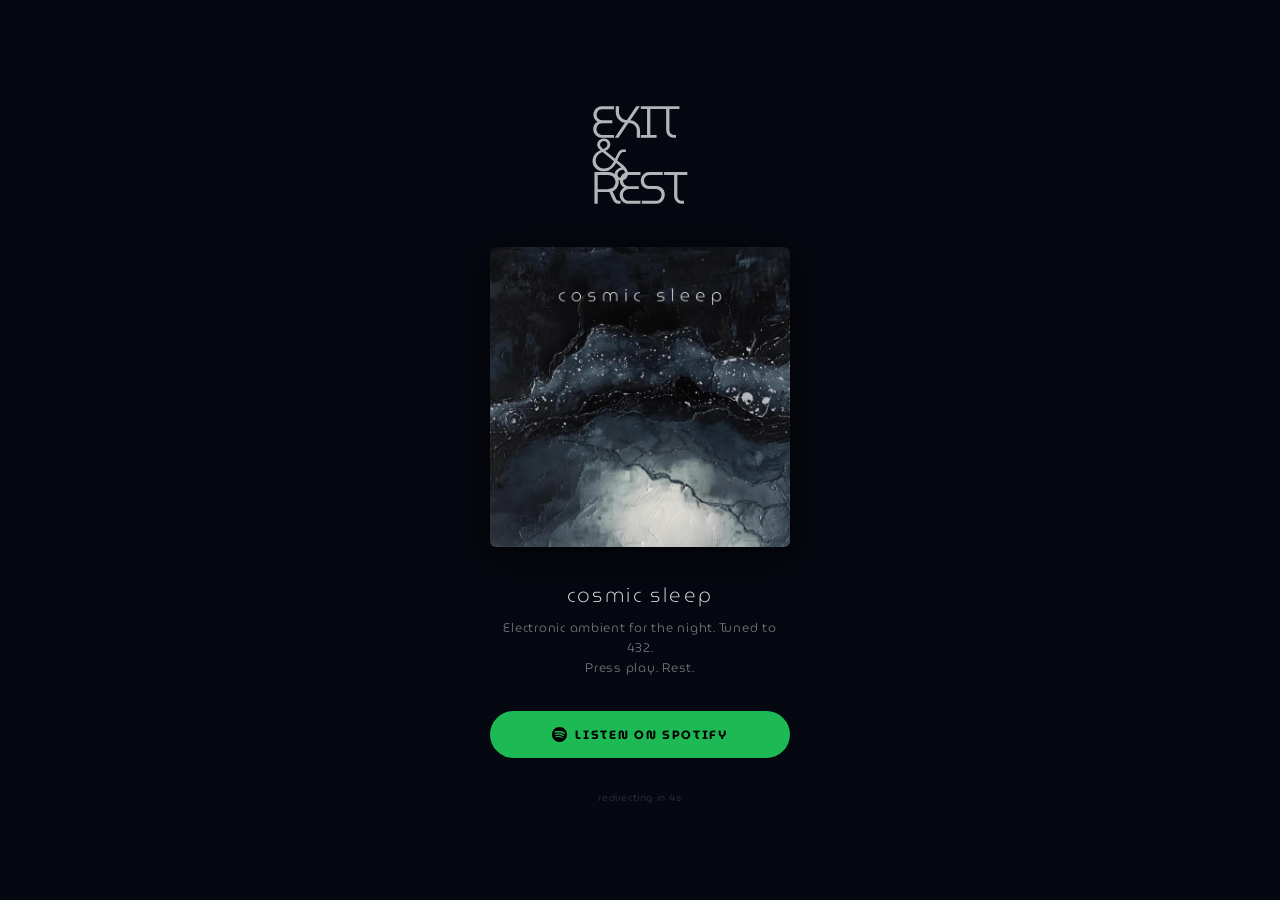
<file: sleep.html>
<!doctype html>
<html lang="en">
<head>
  <meta charset="UTF-8"/>
  <meta name="viewport" content="width=device-width,initial-scale=1.0"/>
  <title>Cosmic Sleep. Exit and Rest</title>
  <meta name="description" content="Electronic ambient for the night. Tuned to 432."/>
  <meta name="robots" content="noindex, follow"/>
  <link rel="canonical" href="https://exitandrest.com/sleep.html"/>
  <script>
  !function(f,b,e,v,n,t,s){if(f.fbq)return;n=f.fbq=function(){n.callMethod?
  n.callMethod.apply(n,arguments):n.queue.push(arguments)};if(!f._fbq)f._fbq=n;
  n.push=n;n.loaded=!0;n.version='2.0';n.queue=[];t=b.createElement(e);t.async=!0;
  t.src=v;s=b.getElementsByTagName(e)[0];s.parentNode.insertBefore(t,s)}
  (window,document,'script','https://connect.facebook.net/en_US/fbevents.js');
  fbq('init','1334453668358087');fbq('track','PageView');
  </script>
  <noscript><img height="1" width="1" style="display:none"
  src="https://www.facebook.com/tr?id=1334453668358087&ev=PageView&noscript=1"/></noscript>
  <style>
    @font-face{font-family:'MM';src:url('MuseoModerno.ttf') format('truetype');font-weight:100 900;font-display:swap;}
    *,*::before,*::after{margin:0;padding:0;box-sizing:border-box;}
    html,body{height:100%;background:#050810;font-family:'MM',sans-serif;-webkit-font-smoothing:antialiased;}
    body{min-height:100vh;display:flex;flex-direction:column;align-items:center;justify-content:center;padding:2.5rem 1.5rem;gap:2rem;}

    /* Logo — use CSS filter to force white */
    .logo{width:120px;height:auto;display:block;filter:brightness(0) invert(1);opacity:0.7;}

    /* Artwork */
    .artwork{width:100%;max-width:300px;aspect-ratio:1;object-fit:cover;border-radius:6px;display:block;box-shadow:0 8px 40px rgba(0,0,0,0.7);}

    /* Text block */
    .info{text-align:center;width:100%;max-width:300px;}
    .info h1{font-size:1.25rem;font-weight:200;letter-spacing:0.12em;color:rgba(255,255,255,0.9);margin-bottom:0.5rem;}
    .info p{font-size:0.78rem;font-weight:300;letter-spacing:0.06em;color:rgba(255,255,255,0.45);line-height:1.6;}

    /* Button */
    .btn{display:flex;align-items:center;justify-content:center;gap:0.5rem;width:100%;max-width:300px;padding:0.9rem 1.5rem;background:#1DB954;border:none;border-radius:50px;color:#000;font-family:'MM',sans-serif;font-size:0.75rem;font-weight:700;letter-spacing:0.14em;text-transform:uppercase;text-decoration:none;cursor:pointer;transition:opacity .15s;-webkit-tap-highlight-color:transparent;}
    .btn:active{opacity:.82;}
    .btn svg{width:15px;height:15px;flex-shrink:0;}

    .note{font-size:0.62rem;font-weight:300;letter-spacing:0.06em;color:rgba(255,255,255,0.18);}
  </style>
</head>
<body>

  <img class="logo" src="EARLOGO.svg" alt="Exit and Rest"/>

  <img class="artwork" src="cosmic-sleep.jpg" alt="Cosmic Sleep"/>

  <div class="info">
    <h1>cosmic sleep</h1>
    <p>Electronic ambient for the night. Tuned to 432.<br>
    Press play. Rest.</p>
  </div>

  <a class="btn" href="https://open.spotify.com/track/0X4wTVLpA2GsGF7UHFUl7G?context=spotify:playlist:4doqZUR4rfbrkMHptTirj3&si=fc404e6fbe9a4db4" onclick="trackClick()">
    <svg viewBox="0 0 24 24" fill="currentColor"><path d="M12 0C5.4 0 0 5.4 0 12s5.4 12 12 12 12-5.4 12-12S18.66 0 12 0zm5.521 17.34c-.24.359-.66.48-1.021.24-2.82-1.74-6.36-2.101-10.561-1.141-.418.122-.779-.179-.899-.539-.12-.421.18-.78.54-.9 4.56-1.021 8.52-.6 11.64 1.32.42.18.479.659.301 1.02zm1.44-3.3c-.301.42-.841.6-1.262.3-3.239-1.98-8.159-2.58-11.939-1.38-.479.12-1.02-.12-1.14-.6-.12-.48.12-1.021.6-1.141C9.6 9.9 15 10.561 18.72 12.84c.361.181.54.78.241 1.2zm.12-3.36C15.24 8.4 8.82 8.16 5.16 9.301c-.6.179-1.2-.181-1.38-.721-.18-.601.18-1.2.72-1.381 4.26-1.26 11.28-1.02 15.721 1.621.539.3.719 1.02.419 1.56-.299.421-1.02.599-1.559.3z"/></svg>
    Listen on Spotify
  </a>

  <p class="note">redirecting in <span id="count">5</span>s</p>

  <script>
    const URL='https://open.spotify.com/track/0X4wTVLpA2GsGF7UHFUl7G?context=spotify:playlist:4doqZUR4rfbrkMHptTirj3&si=fc404e6fbe9a4db4';
    function trackClick(){fbq('track','Lead',{content_name:'spotify_click',content_category:'cosmic_sleep'});}
    let s=5;const el=document.getElementById('count');
    const t=setInterval(()=>{s--;el.textContent=s;if(s<=0){clearInterval(t);fbq('track','Lead',{content_name:'auto_redirect',content_category:'cosmic_sleep'});window.location.href=URL;}},1000);
  </script>
</body>
</html>
</file>
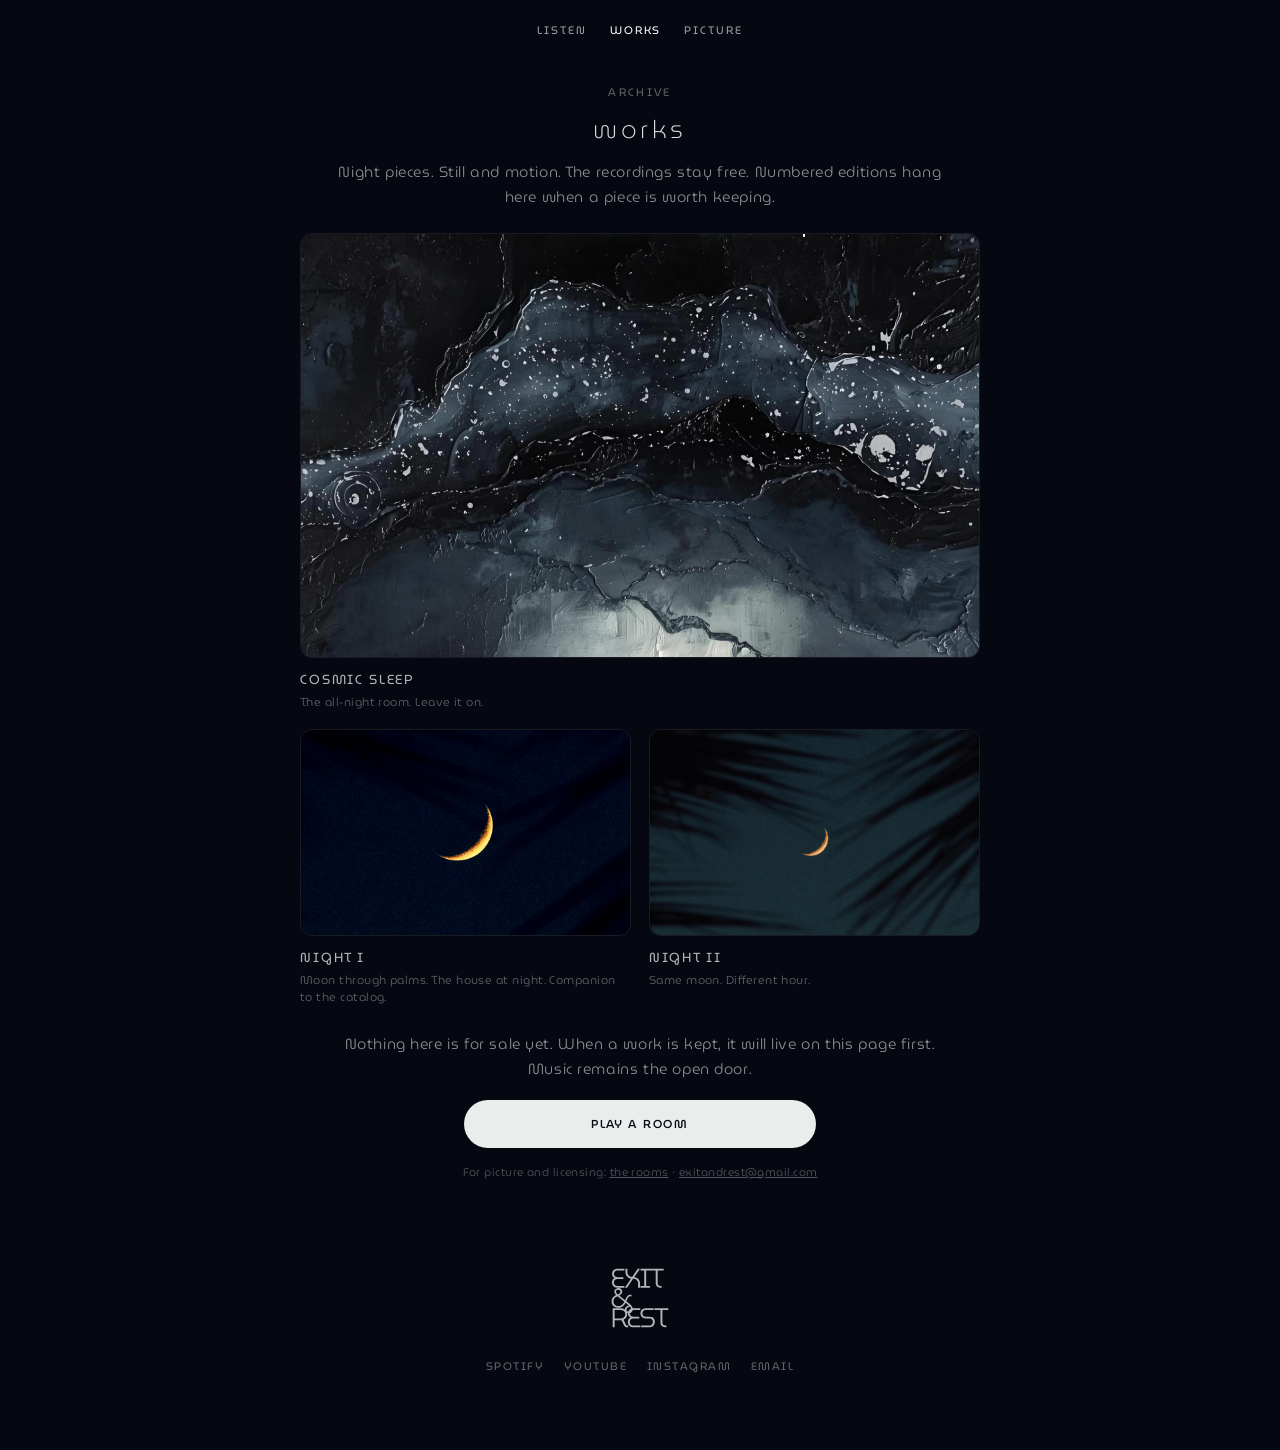
<file: works.html>
<!DOCTYPE html>
<html lang="en">
  <head>
    <meta charset="UTF-8" />
    <meta name="viewport" content="width=device-width, initial-scale=1.0" />
    <title>Works: Exit and Rest</title>
    <meta
      name="description"
      content="Night pieces from Exit and Rest. Still and motion. Music as soundtrack. The catalog stays free."
    />
    <link rel="canonical" href="https://exitandrest.com/works.html" />
    <link rel="icon" type="image/svg+xml" href="favicon.svg" />
    <link rel="apple-touch-icon" href="apple-touch-icon.png" />
    <link rel="manifest" href="site.webmanifest" />
    <meta name="theme-color" content="#050810" />
    <meta name="robots" content="index, follow" />
    <meta property="og:type" content="website" />
    <meta property="og:url" content="https://exitandrest.com/works.html" />
    <meta property="og:title" content="Works: Exit and Rest" />
    <meta
      property="og:description"
      content="Night pieces. Still and motion. Music as soundtrack."
    />
    <meta property="og:image" content="https://exitandrest.com/img/logo.jpg" />
    <meta name="twitter:card" content="summary_large_image" />
    <link rel="stylesheet" href="night.css" />
    <script>
      !(function (f, b, e, v, n, t, s) {
        if (f.fbq) return;
        n = f.fbq = function () {
          n.callMethod ? n.callMethod.apply(n, arguments) : n.queue.push(arguments);
        };
        if (!f._fbq) f._fbq = n;
        n.push = n;
        n.loaded = !0;
        n.version = "2.0";
        n.queue = [];
        t = b.createElement(e);
        t.async = !0;
        t.src = v;
        s = b.getElementsByTagName(e)[0];
        s.parentNode.insertBefore(t, s);
      })(window, document, "script", "https://connect.facebook.net/en_US/fbevents.js");
      fbq("init", "1334453668358087");
      fbq("track", "PageView");
    </script>
  </head>
  <body>
    <noscript
      ><img
        height="1"
        width="1"
        style="display: none"
        src="https://www.facebook.com/tr?id=1334453668358087&ev=PageView&noscript=1"
        alt=""
    /></noscript>
    <a class="skip" href="#works">Skip to works</a>
    <nav class="nav nav-static" aria-label="Site">
      <a href="index.html">listen</a>
      <a href="works.html" aria-current="page">works</a>
      <a href="listen.html">picture</a>
    </nav>

    <main class="wrap" id="works">
      <p class="kicker">archive</p>
      <h1>works</h1>
      <p class="lede">
        Night pieces. Still and motion. The recordings stay free. Numbered
        editions hang here when a piece is worth keeping.
      </p>

      <div class="works-grid">
        <article>
          <img src="cosmic-sleep.jpg" alt="Cosmic Sleep" />
          <h3>Cosmic Sleep</h3>
          <p>The all-night room. Leave it on.</p>
        </article>
        <article>
          <img src="img/darkmoonbanner.png" alt="Moon through palm trees at night" />
          <h3>Night I</h3>
          <p>Moon through palms. The house at night. Companion to the catalog.</p>
        </article>
        <article>
          <img src="img/moonbanner.jpg" alt="Moon over water at night" />
          <h3>Night II</h3>
          <p>Same moon. Different hour.</p>
        </article>
      </div>

      <p class="lede">
        Nothing here is for sale yet. When a work is kept, it will live on this
        page first. Music remains the open door.
      </p>
      <a class="mail" href="index.html#cosmic">play a room</a>
      <p class="note">
        For picture and licensing:
        <a href="listen.html">the rooms</a>
        ·
        <a href="mailto:exitandrest@gmail.com">exitandrest@gmail.com</a>
      </p>
    </main>

    <footer class="site-footer">
      <img class="logo-mini" src="EARLOGO.svg" alt="" />
      <nav aria-label="Elsewhere">
        <a href="https://open.spotify.com/artist/6mfcGE04ZwO1pTQb5ftsaN">Spotify</a>
        <a href="https://www.youtube.com/@exitandrest">YouTube</a>
        <a href="https://www.instagram.com/exitandrest">Instagram</a>
        <a href="mailto:exitandrest@gmail.com">Email</a>
      </nav>
    </footer>
  </body>
</html>
</file>
<file: night.css>
@font-face {
  font-family: "MM";
  src: url("MuseoModerno.ttf") format("truetype");
  font-weight: 100 900;
  font-display: swap;
}

*,
*::before,
*::after {
  margin: 0;
  padding: 0;
  box-sizing: border-box;
}

html {
  background: #050810;
  color: rgba(255, 255, 255, 0.88);
  scroll-behavior: smooth;
}

body {
  min-height: 100vh;
  font-family: "MM", sans-serif;
  -webkit-font-smoothing: antialiased;
  background: #050810;
}

a {
  color: inherit;
}

img {
  max-width: 100%;
  height: auto;
  display: block;
}

.skip {
  position: absolute;
  left: 1rem;
  top: -3rem;
  background: #000;
  color: #fff;
  padding: 0.5rem 0.75rem;
  z-index: 50;
  text-decoration: none;
  font-size: 0.75rem;
  letter-spacing: 0.08em;
}
.skip:focus {
  top: 1rem;
}

.nav {
  position: absolute;
  top: 0;
  left: 0;
  right: 0;
  z-index: 30;
  display: flex;
  justify-content: center;
  gap: 1.4rem;
  padding: 1.15rem 1rem;
}
.nav a {
  font-size: 0.68rem;
  font-weight: 400;
  letter-spacing: 0.18em;
  text-transform: uppercase;
  text-decoration: none;
  color: rgba(255, 255, 255, 0.62);
}
.nav a:hover,
.nav a[aria-current="page"] {
  color: #fff;
}
.nav-static {
  position: relative;
  padding: 1.4rem 1rem 0.4rem;
}

header.hero {
  position: relative;
  height: 78vh;
  height: 78dvh;
  min-height: 28rem;
  display: flex;
  align-items: center;
  justify-content: center;
  overflow: hidden;
}
header.hero .hero-bg {
  position: absolute;
  inset: 0;
  width: 100%;
  height: 100%;
  object-fit: cover;
  object-position: center center;
}
header.hero .hero-veil {
  position: absolute;
  inset: 0;
  background: linear-gradient(to bottom, rgba(0, 0, 0, 0.28), rgba(5, 8, 16, 0.2) 40%, rgba(5, 8, 16, 0.92));
}
header.hero .hero-mark {
  position: relative;
  z-index: 2;
  width: auto;
  max-width: min(42vw, 34rem);
  max-height: calc(78vh - 5rem);
  max-height: calc(78dvh - 5rem);
  filter: brightness(0) invert(1);
  opacity: 0.92;
}

@media (max-width: 640px) {
  header.hero {
    height: 72vh;
    height: 72dvh;
    min-height: 24rem;
  }
  header.hero .hero-mark {
    max-width: 78vw;
    max-height: calc(72vh - 4.5rem);
    max-height: calc(72dvh - 4.5rem);
  }
  header.hero .hero-bg {
    object-position: center 70%;
  }
}

.wrap {
  max-width: 720px;
  margin: 0 auto;
  padding: 2.4rem 1.25rem 5rem;
}

.kicker {
  text-align: center;
  font-size: 0.68rem;
  font-weight: 400;
  letter-spacing: 0.22em;
  text-transform: uppercase;
  color: rgba(255, 255, 255, 0.38);
  margin-bottom: 0.55rem;
}

h1,
h2.display {
  text-align: center;
  font-size: 1.55rem;
  font-weight: 200;
  letter-spacing: 0.14em;
  margin-bottom: 0.7rem;
}

.lede,
.thesis p {
  text-align: center;
  font-size: 0.92rem;
  font-weight: 300;
  letter-spacing: 0.04em;
  line-height: 1.7;
  color: rgba(255, 255, 255, 0.55);
  max-width: 38rem;
  margin: 0 auto 1.1rem;
}

.thesis {
  margin-bottom: 2.6rem;
}
.thesis .line {
  color: rgba(255, 255, 255, 0.82);
  font-size: 1.05rem;
  letter-spacing: 0.06em;
}

.rooms {
  display: flex;
  flex-wrap: wrap;
  justify-content: center;
  gap: 0.45rem;
  margin-bottom: 1.6rem;
}
.rooms button {
  font-family: "MM", sans-serif;
  font-size: 0.72rem;
  font-weight: 400;
  letter-spacing: 0.08em;
  background: transparent;
  color: rgba(255, 255, 255, 0.55);
  border: 1px solid rgba(255, 255, 255, 0.14);
  padding: 0.45rem 0.8rem;
  border-radius: 999px;
  cursor: pointer;
}
.rooms button[aria-pressed="true"] {
  color: #050810;
  background: rgba(255, 255, 255, 0.9);
  border-color: transparent;
}

.stage {
  background: rgba(255, 255, 255, 0.03);
  border: 1px solid rgba(255, 255, 255, 0.08);
  border-radius: 14px;
  padding: 1.15rem 1rem 1.05rem;
  margin-bottom: 2.2rem;
}
.stage-head {
  display: flex;
  gap: 1rem;
  align-items: center;
  margin-bottom: 1rem;
}
.cover {
  width: 72px;
  height: 72px;
  border-radius: 8px;
  object-fit: cover;
  flex-shrink: 0;
  box-shadow: 0 8px 28px rgba(0, 0, 0, 0.45);
}
.stage h2 {
  font-size: 1.05rem;
  font-weight: 300;
  letter-spacing: 0.1em;
  text-transform: lowercase;
}
.use {
  font-size: 0.78rem;
  font-weight: 300;
  color: rgba(255, 255, 255, 0.48);
  line-height: 1.55;
  margin-top: 0.28rem;
}
iframe.player {
  width: 100%;
  height: 352px;
  border: 0;
  border-radius: 12px;
  display: block;
}

.facts {
  display: flex;
  flex-wrap: wrap;
  justify-content: center;
  gap: 0.4rem 0.55rem;
  margin: 0 auto 1.75rem;
  max-width: 40rem;
}
.facts span {
  font-size: 0.62rem;
  font-weight: 400;
  letter-spacing: 0.08em;
  text-transform: uppercase;
  color: rgba(255, 255, 255, 0.42);
  border: 1px solid rgba(255, 255, 255, 0.12);
  padding: 0.28rem 0.55rem;
  border-radius: 999px;
}

.mail,
.btn {
  display: block;
  text-align: center;
  text-decoration: none;
  font-size: 0.72rem;
  font-weight: 500;
  letter-spacing: 0.16em;
  text-transform: uppercase;
  color: #050810;
  background: rgba(255, 255, 255, 0.92);
  padding: 0.95rem 1.2rem;
  border-radius: 999px;
  margin: 0 auto 1rem;
  max-width: 22rem;
}

.note {
  text-align: center;
  font-size: 0.7rem;
  font-weight: 300;
  letter-spacing: 0.04em;
  line-height: 1.6;
  color: rgba(255, 255, 255, 0.32);
}

.section {
  margin: 2.8rem 0 0;
}

.hours {
  position: relative;
  width: 100%;
  aspect-ratio: 16 / 9;
  min-height: 220px;
  margin-top: 0.8rem;
}
.hours iframe {
  position: absolute;
  inset: 0;
  width: 100%;
  height: 100%;
  border: 0;
  border-radius: 12px;
}

.works-grid {
  display: grid;
  grid-template-columns: 1fr;
  gap: 1.1rem;
  margin: 1.4rem 0 1.6rem;
}
@media (min-width: 640px) {
  .works-grid {
    grid-template-columns: 1fr 1fr;
  }
  .works-grid > :first-child {
    grid-column: 1 / -1;
  }
}
.works-grid a,
.works-grid article {
  display: block;
  text-decoration: none;
  color: inherit;
}
.works-grid img {
  width: 100%;
  aspect-ratio: 16 / 10;
  object-fit: cover;
  border-radius: 12px;
  border: 1px solid rgba(255, 255, 255, 0.08);
}
.works-grid h3 {
  margin-top: 0.7rem;
  font-size: 0.82rem;
  font-weight: 400;
  letter-spacing: 0.14em;
  text-transform: uppercase;
  color: rgba(255, 255, 255, 0.7);
}
.works-grid p {
  margin-top: 0.25rem;
  font-size: 0.72rem;
  font-weight: 300;
  letter-spacing: 0.04em;
  color: rgba(255, 255, 255, 0.38);
  line-height: 1.5;
}

.site-footer {
  text-align: center;
  padding: 0 1.25rem 3.5rem;
}
.site-footer nav {
  display: flex;
  flex-wrap: wrap;
  justify-content: center;
  gap: 0.85rem 1.2rem;
  margin-bottom: 1.2rem;
}
.site-footer a {
  font-size: 0.68rem;
  letter-spacing: 0.14em;
  text-transform: uppercase;
  text-decoration: none;
  color: rgba(255, 255, 255, 0.38);
}
.site-footer a:hover {
  color: rgba(255, 255, 255, 0.8);
}
.logo-mini {
  width: 72px;
  margin: 0 auto 1.5rem;
  filter: brightness(0) invert(1);
  opacity: 0.7;
}

.sr-only {
  position: absolute;
  width: 1px;
  height: 1px;
  padding: 0;
  margin: -1px;
  overflow: hidden;
  clip: rect(0, 0, 0, 0);
  white-space: nowrap;
  border: 0;
}

:focus-visible {
  outline: 2px solid rgba(255, 255, 255, 0.7);
  outline-offset: 3px;
}
</file>
